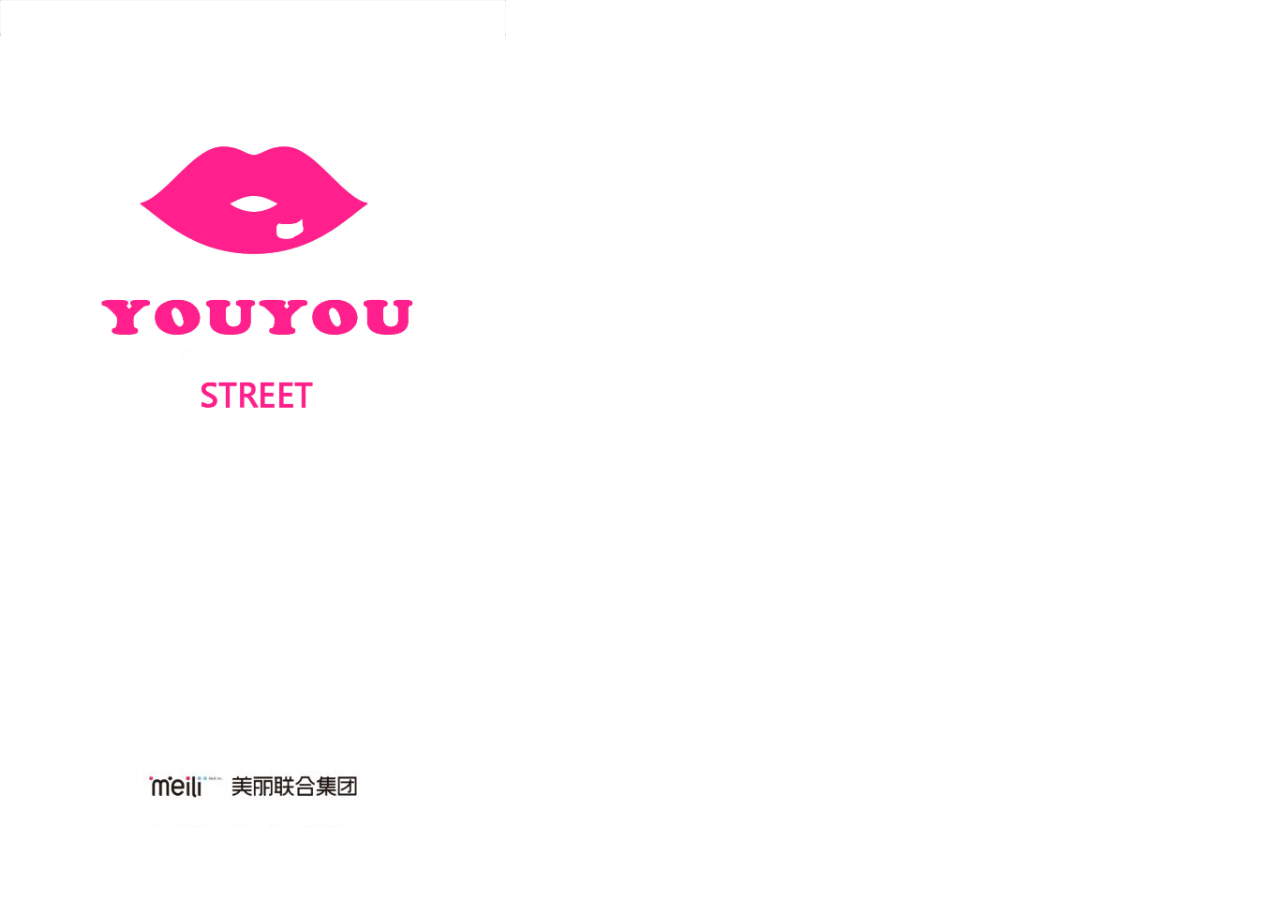
<file: index.html>
<!DOCTYPE html>
<html>
	<head>
		<meta charset="UTF-8">
		<title>悠悠街</title>
		<script src="js/zepto.js"></script>
		<script src="js/base.js"></script>
		<link rel="stylesheet" href="css/base.css" />
		<script>
			$(function(){
				setTimeout(function(){
				window.location="shanping.html"
				},1000);
			})
		</script>
		<style>
			body{
				display: block;
				width: 100%;
				height: 100%;
				background-image:url("img/index.png");
				background-size:contain;
				background-repeat: no-repeat;
			}
		</style>
	</head>
	<body>
	</body>
</html>
</file>
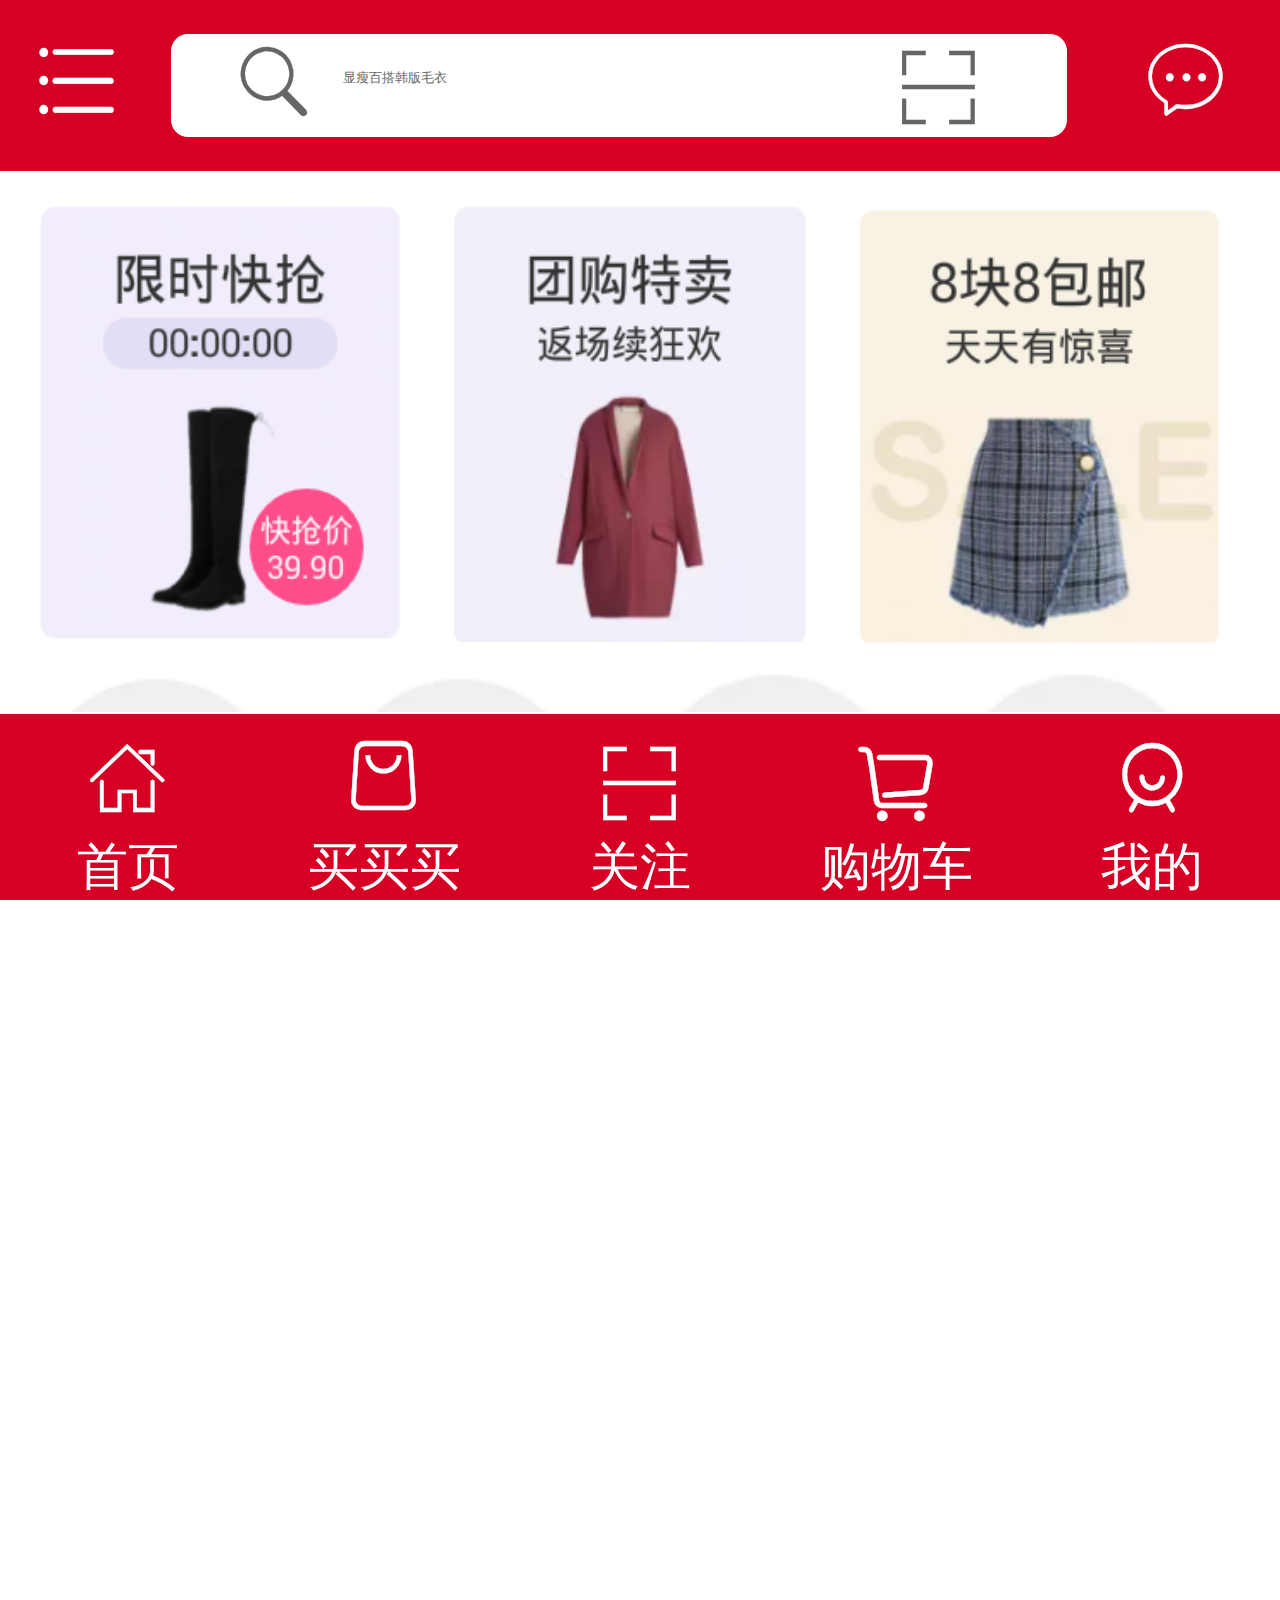
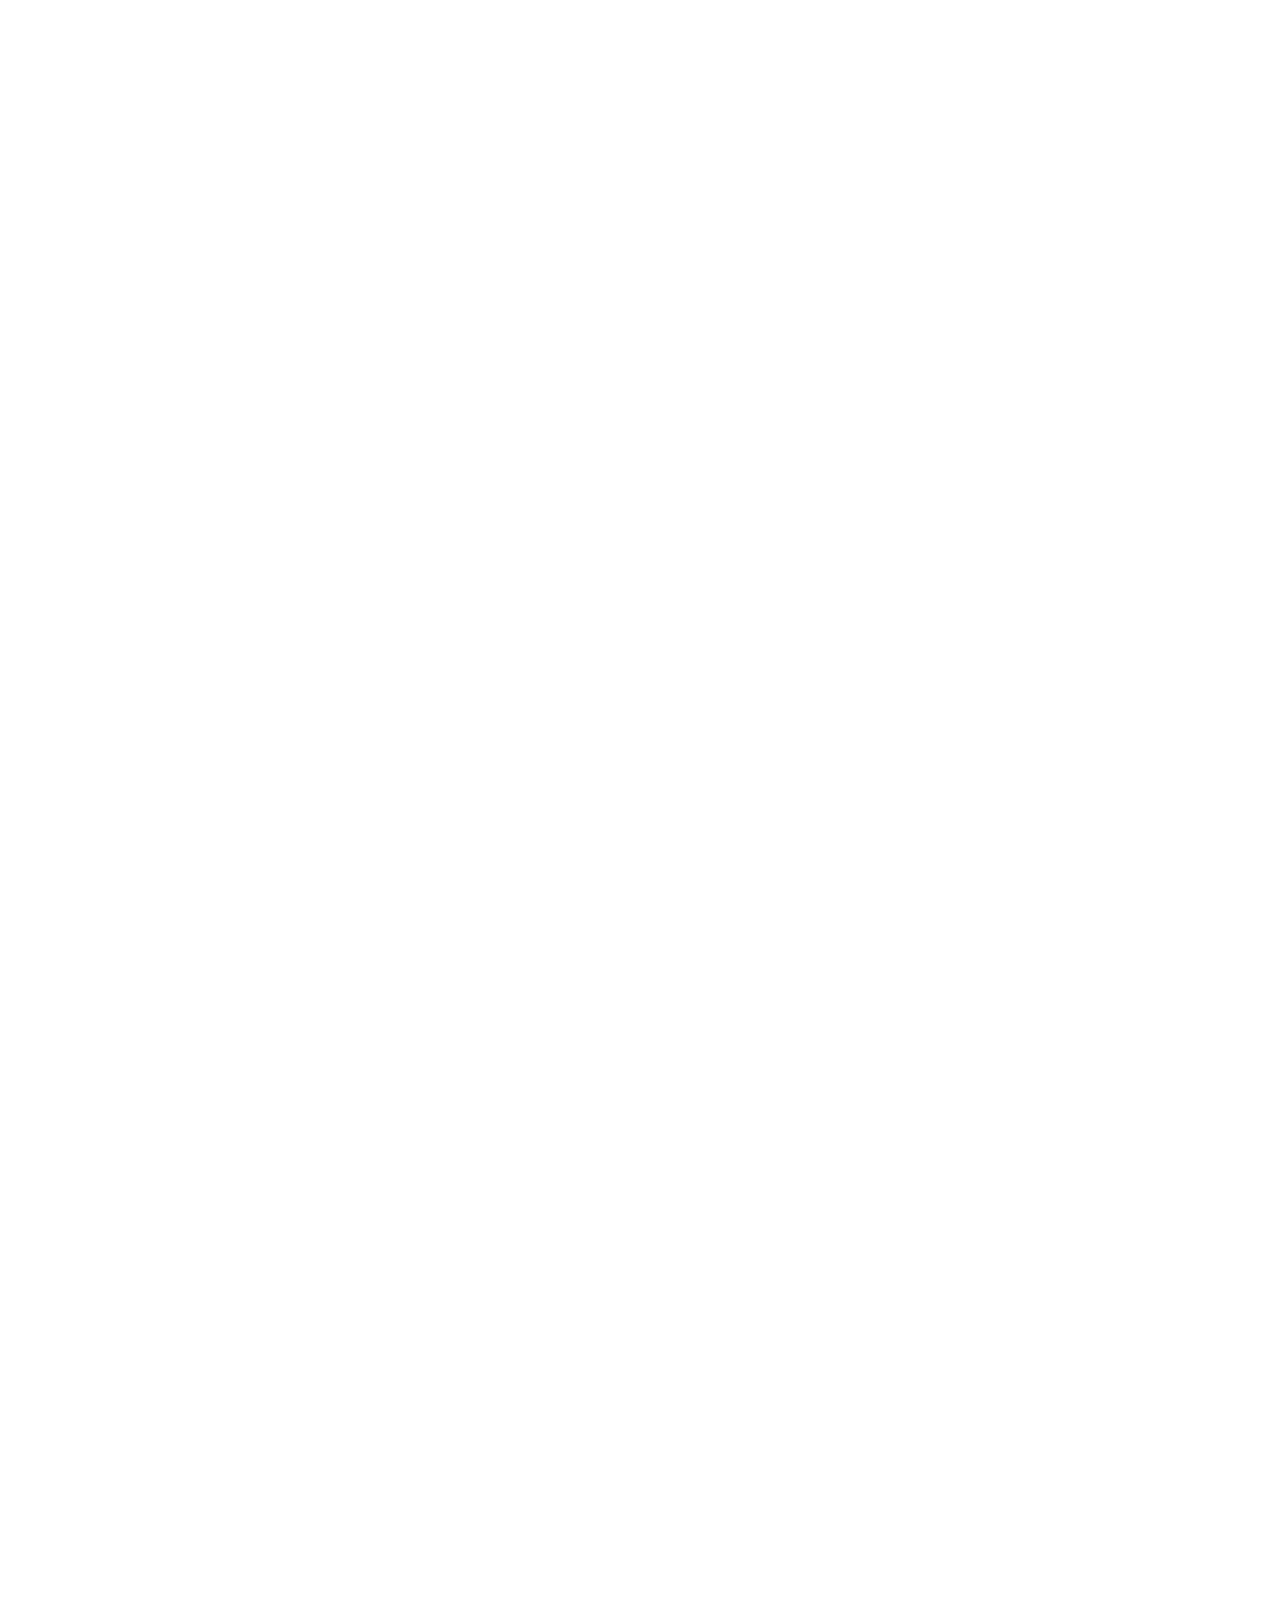
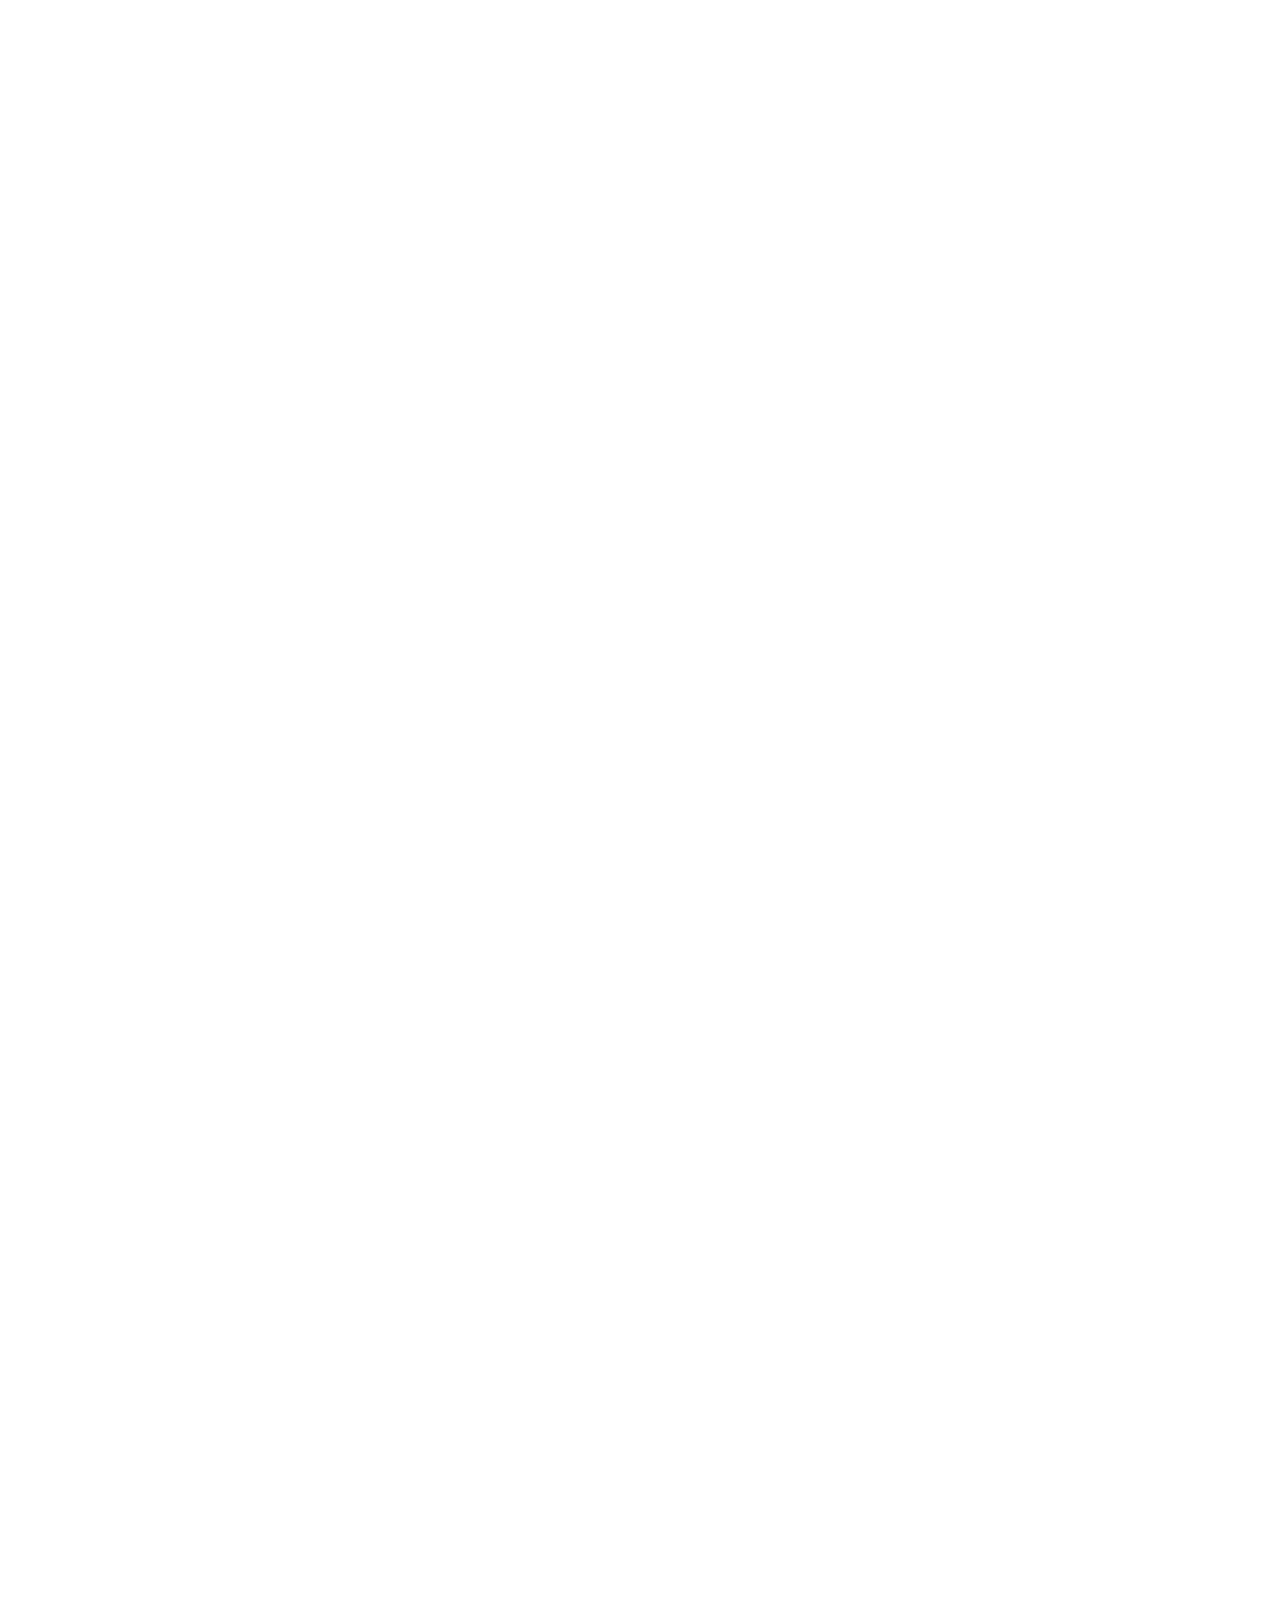
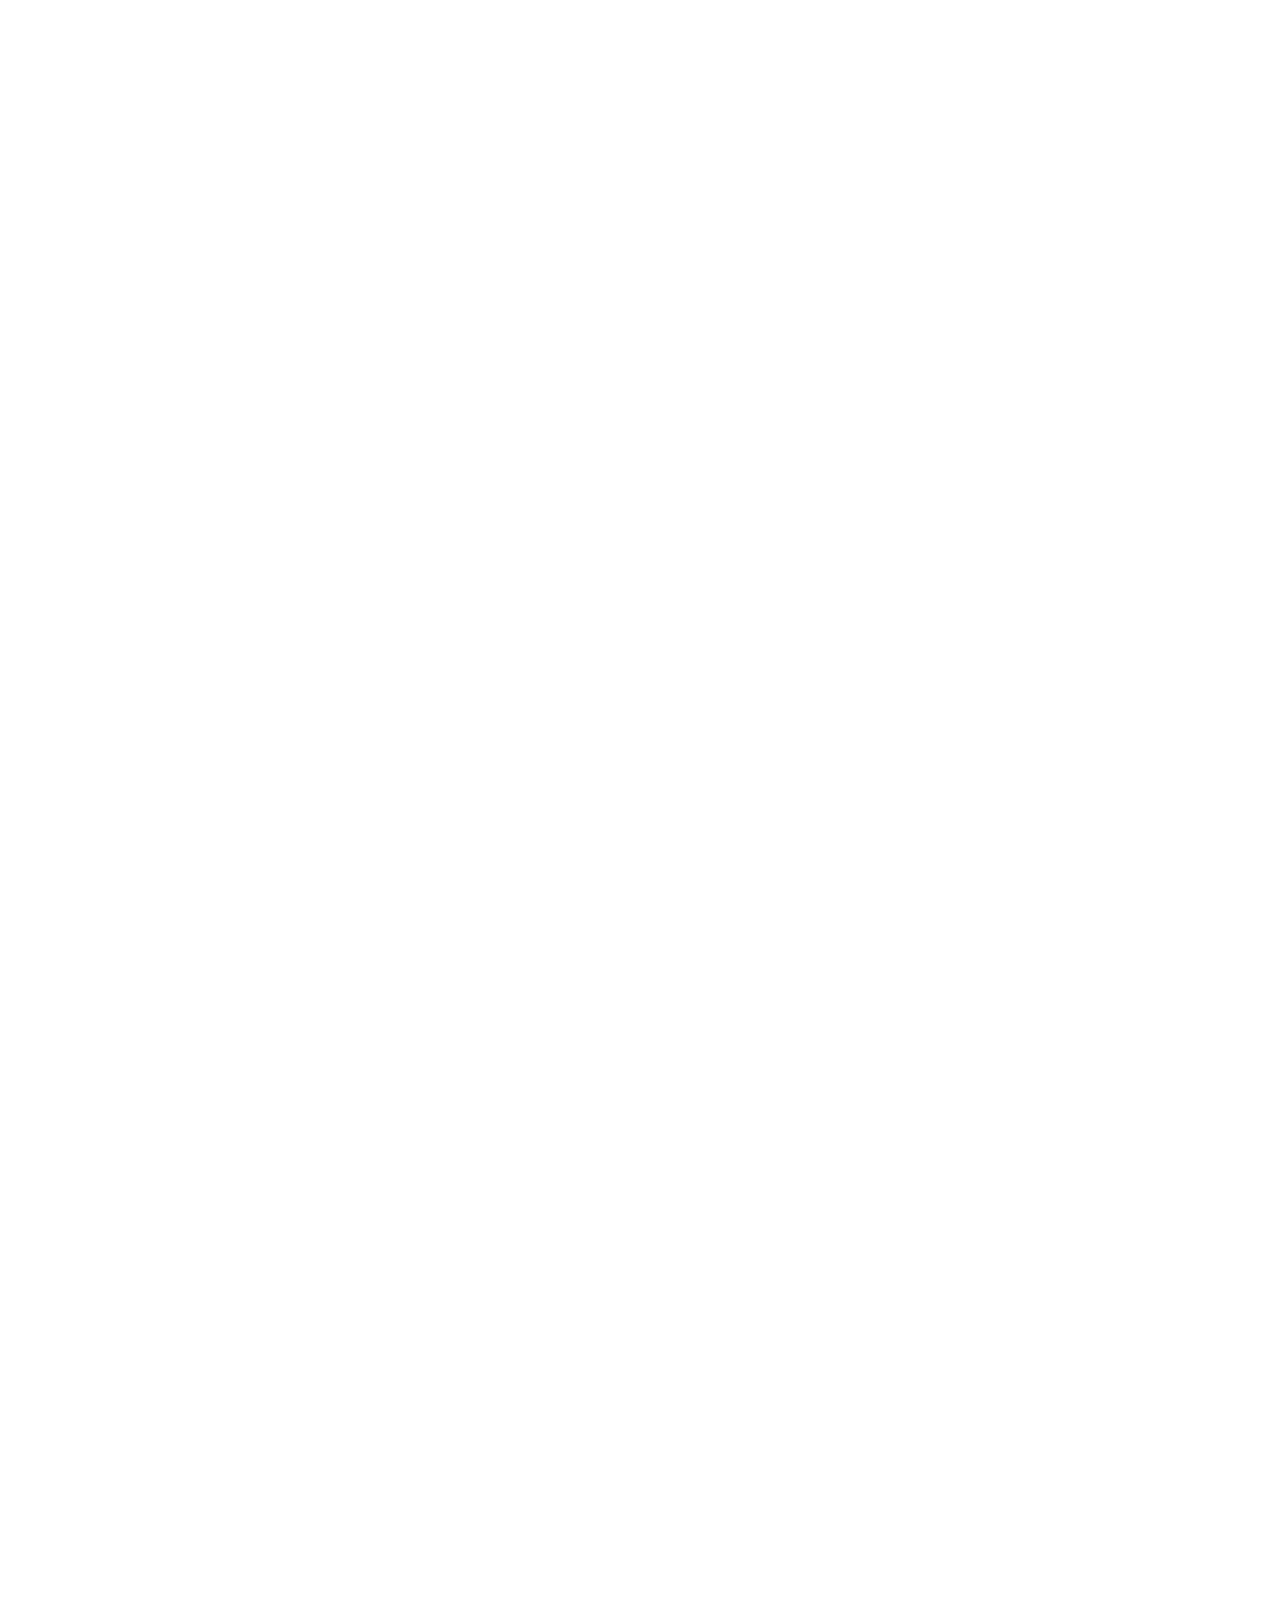
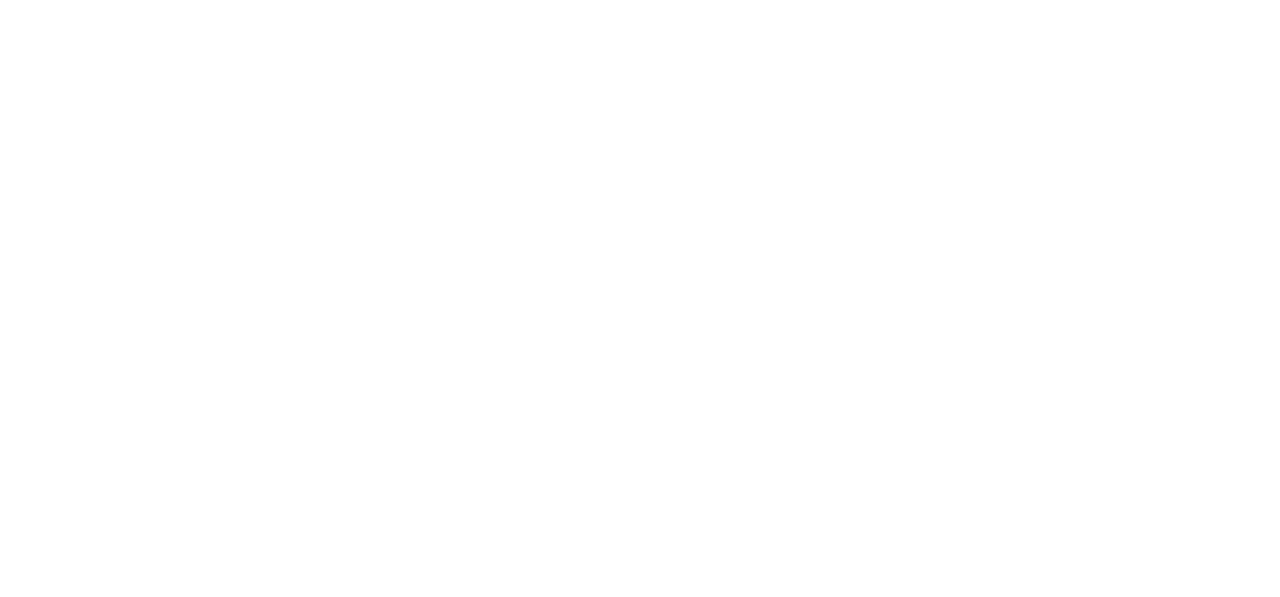
<file: list01.html>
<!DOCTYPE html>
<html>
	<head>
		<meta charset="UTF-8">
		<meta name="viewport" content="width=device-width, initial-scale=1, minimum-scale=1, maximum-scale=1">
		<title>悠悠街</title>
		<script type="text/javascript" src="js/zepto.js"></script>
		<script type="text/javascript" src="js/base.js"></script>
		<script type="text/javascript" src="js/iscroll.js"></script>
		<script type="text/javascript" src="js/swiper.min.js"></script>
		<script type="text/javascript" src="js/touch.min.js"></script>
		<script type="text/javascript" src="js/list01.js"></script>
		<link rel="stylesheet" href="css/base.css" />
		<link rel="stylesheet" href="css/list01.css" />
		<link rel="stylesheet" href="css/swiper.min.css">
		<script>
		$(function(){
			var mySwiper1=new Swiper('#swiper1',{
				pagination: '.swiper-pagination',
				slidesPerView: 5,
				bounce:false,
        		paginationClickable: true,
			});
				var mySwiper1=new Swiper('#swiper2',{
				pagination: '.swiper-pagination',
				slidesPerView: 5,
				bounce:false,
        		paginationClickable: true,
			});
			function setScroll(str){
			var myScroll=new IScroll(str,{
				scrollX: true,
				freeScroll: true,
				bounce:false
			});
		}
		setScroll(".wrapper");
		})
		
		</script>
	</head>
	
	<body>
		<header>
			<i class="icon iconfont" id="fenlei">&#xe637;</i>
		<!--搜索-->
		
		<div id="search">
			<i class="icon iconfont left">&#xe625;</i>
			<div class="search">
				<input value="显瘦百搭韩版毛衣" />
			</div>
			<i class="icon iconfont right">&#xe631</i>
		</div>
		<i class="icon iconfont" id="message">&#xe601</i>
		<!--搜索 end-->
	</header>
	<div class="wrapper" id="wrapper1">	
		<ul id="wrapCon1">
			<li id="list-1">
				<a href="#">
					<img src="img/list01/list01-1.png" width="100%" height="100%">
				</a>
				<a href="#">
					<img src="img/list01/list01-2.png" width="100%" height="100%">
				</a>
				<a href="#">
					<img src="img/list01/list01-3.png" width="100%" height="100%">
				</a>
			</li>
			<li id="list-2">
				<a href="#">
					<img src="img/list01/list02-1.png" width="100%" height="100%">
					<span>优选</span>
				</a>
				<a href="#">
					<img src="img/list01/list02-2.png" width="100%" height="100%">
					<span>良品</span>
				</a>
				<a href="#">
					<img src="img/list01/list02-3.png" width="100%" height="100%">
					<span>品牌站</span>
				</a>
				<a href="#">
					<img src="img/list01/list02-4.png" width="100%" height="100%">
					<span>发现</span>
				</a>
			</li>
			<li id="list3">
				<ul class="lists">
					<li><a href="#">
						<span>上衣</span>
						<span>低至5折，嗨抢不停</span>
						<span><img src="img/list01/list03-1.png"><span>上新999&nbsp;></span></span>
					</a></li>
						<li><a href="#">
						<span>裤子</span>
						<span>冬季必备打底裤</span>
						<span><img src="img/list01/list03-2.png"><span>上新978&nbsp;></span></span>
					</a></li>
						<li><a href="#">
						<span>裙子</span>
						<span>冬季必买美裙</span>
						<span><img src="img/list01/list03-3.png"><span>上新999&nbsp;></span></span>
					</a></li>
						<li><a href="#">
						<span>上衣</span>
						<span>五折限量抢，手慢无</span>
						<span><img src="img/list01/list03-4.png"><span>上新999&nbsp;></span></span>
					</a></li>
						<li><a href="#">
						<span>上衣</span>
						<span>好货热荐人气款盘点</span>
						<span><img src="img/list01/list03-5.png"><span>上新999&nbsp;></span></span>
					</a></li>
				</ul>
			</li>
			<li id="list4">
				<ul class="lists">
					<li><a href="#">
						<span>上衣</span>
						<span>低至5折，嗨抢不停</span>
						<span><img src="img/list01/list03-1.png"><span>上新999&nbsp;></span></span>
					</a></li>
						<li><a href="#">
						<span>裤子</span>
						<span>冬季必备打底裤</span>
						<span><img src="img/list01/list03-2.png"><span>上新978&nbsp;></span></span>
					</a></li>
						<li><a href="#">
						<span>裙子</span>
						<span>冬季必买美裙</span>
						<span><img src="img/list01/list03-3.png"><span>上新999&nbsp;></span></span>
					</a></li>
						<li><a href="#">
						<span>上衣</span>
						<span>五折限量抢，手慢无</span>
						<span><img src="img/list01/list03-4.png"><span>上新999&nbsp;></span></span>
					</a></li>
						<li><a href="#">
						<span>上衣</span>
						<span>好货热荐人气款盘点</span>
						<span><img src="img/list01/list03-5.png"><span>上新999&nbsp;></span></span>
					</a></li>
					
				</ul>
			</li>
			<li id="list5">
						<h3>
							<span>当季热卖</span>
							<span>•HOT CHIC</span>
						</h3>
						<div class="swiper-container" id="swiper1">
        					<div class="swiper-wrapper">
            					<div class="swiper-slide">
            						<a href="#">
            							<img src="img/list01/list05-1.png" alt="图片找不到" width="100%" height="100%">
            							<span class="til">九分裤</span>
            						</a>
								</div>
								<div class="swiper-slide">
            						<a href="#">
            							<img src="img/list01/list05-2.png" alt="图片找不到" width="100%" height="100%">
            							<span class="til">耳饰/span>
            						</a>
								</div>
								<div class="swiper-slide">
            						<a href="#">
            							<img src="img/list01/list05-3.png" alt="图片找不到" width="100%" height="100%">
            							<span class="til">七分裤</span>
            						</a>
								</div>
								<div class="swiper-slide">
            						<a href="#">
            							<img src="img/list01/list05-4.png" alt="图片找不到" width="100%" height="100%">
            							<span class="til">阔腿裤</span>
            						</a>
								</div>
								<div class="swiper-slide">
            						<a href="#">
            							<img src="img/list01/list05-5.png" alt="图片找不到" width="100%" height="100%">
            							<span class="til">小方包</span>
            						</a>
								</div>
								<div class="swiper-slide">
            						<a href="#">
            							<img src="img/list01/list05-1.png" alt="图片找不到" width="100%" height="100%">
            							<span class="til">九分裤</span>
            						</a>
								</div>
								<div class="swiper-slide">
            						<a href="#">
            							<img src="img/list01/list05-2.png" alt="图片找不到" width="100%" height="100%">
            							<span class="til">耳饰/span>
            						</a>
								</div>
								<div class="swiper-slide">
            						<a href="#">
            							<img src="img/list01/list05-3.png" alt="图片找不到" width="100%" height="100%">
            							<span class="til">七分裤</span>
            						</a>
								</div>
								<div class="swiper-slide">
            						<a href="#">
            							<img src="img/list01/list05-4.png" alt="图片找不到" width="100%" height="100%">
            							<span class="til">阔腿裤</span>
            						</a>
								</div>
								<div class="swiper-slide">
            						<a href="#">
            							<img src="img/list01/list05-5.png" alt="图片找不到" width="100%" height="100%">
            							<span class="til">小方包</span>
            						</a>
								</div>
							</div>
						</div>
					</li>
					<li id="list6">
						<h3>
							<span>冬季上新</span>
							<span>•NEW</span>
						</h3>
						<div class="swiper-container" id="swiper2">
        					<div class="swiper-wrapper">
            					<div class="swiper-slide">
            						<a href="#">
            							<img src="img/list01/list05-1.png" alt="图片找不到" width="100%" height="100%">
            							<span class="til">九分裤</span>
            						</a>
								</div>
								<div class="swiper-slide">
            						<a href="#">
            							<img src="img/list01/list05-2.png" alt="图片找不到" width="100%" height="100%">
            							<span class="til">耳饰/span>
            						</a>
								</div>
								<div class="swiper-slide">
            						<a href="#">
            							<img src="img/list01/list05-3.png" alt="图片找不到" width="100%" height="100%">
            							<span class="til">七分裤</span>
            						</a>
								</div>
								<div class="swiper-slide">
            						<a href="#">
            							<img src="img/list01/list05-4.png" alt="图片找不到" width="100%" height="100%">
            							<span class="til">阔腿裤</span>
            						</a>
								</div>
								<div class="swiper-slide">
            						<a href="#">
            							<img src="img/list01/list05-5.png" alt="图片找不到" width="100%" height="100%">
            							<span class="til">小方包</span>
            						</a>
								</div>
								<div class="swiper-slide">
            						<a href="#">
            							<img src="img/list01/list05-1.png" alt="图片找不到" width="100%" height="100%">
            							<span class="til">九分裤</span>
            						</a>
								</div>
								<div class="swiper-slide">
            						<a href="#">
            							<img src="img/list01/list05-2.png" alt="图片找不到" width="100%" height="100%">
            							<span class="til">耳饰/span>
            						</a>
								</div>
								<div class="swiper-slide">
            						<a href="#">
            							<img src="img/list01/list05-3.png" alt="图片找不到" width="100%" height="100%">
            							<span class="til">七分裤</span>
            						</a>
								</div>
								<div class="swiper-slide">
            						<a href="#">
            							<img src="img/list01/list05-4.png" alt="图片找不到" width="100%" height="100%">
            							<span class="til">阔腿裤</span>
            						</a>
								</div>
								<div class="swiper-slide">
            						<a href="#">
            							<img src="img/list01/list05-5.png" alt="图片找不到" width="100%" height="100%">
            							<span class="til">小方包</span>
            						</a>
								</div>
							</div>
						</div>
					</li>
					<li id="list7">
						<h3>
							<span>发现</span>
							<span>•DISCOVERY</span>
							<span>MORE></span>
						</h3>
						<div class="banner">
							<a href="#">
								<img src="img/list01/list7-01.png"width="100%" height="100%">
							</a>
							<ul class="list">
								<li>
									<a href="#">
										<img src="img/list01/list7-02.png" width="100%" height="100%">
									</a>
								</li>
								<li>
									<a href="#">
										<img src="img/list01/list7-03.png" width="100%" height="100%">
				
									</a>
									<span>￥128.00</span>
								</li>
								<li>
									<a href="#">
										<img src="img/list01/list7-04.png" width="100%" height="100%">
									</a>
								</li>
							</ul>
						</div>
						
					</li>
			</ul>	
	</div>
	<!--footer-->
		<footer>
			<ul>
				<li class="list">
					<a href="#">
						<i class="icon iconfont">&#xe604;</i>
						<span>首页</span>
					</a>
				</li>
				<li class="list">
					<a href="#">
						<i class="icon iconfont">&#xe632;</i>
						<span>买买买</span>
					</a>
				</li>
				<li class="list">
					<a href="list01.html">
						<i class="icon iconfont">&#xe631;</i>
						<span>关注</span>
					</a>	
				</li>
				<li class="list">
					<a>
						<i class="icon iconfont">&#xe611;</i>
						<span>购物车</span>
					</a>
				</li>
				<li class="list">
					<a>
						<i class="icon iconfont">&#xe67f;</i>
						<span>我的</span>
					</a>
				</li>
			</ul>
		</footer>
<!--footer end-->
	</body>
</html>
</file>
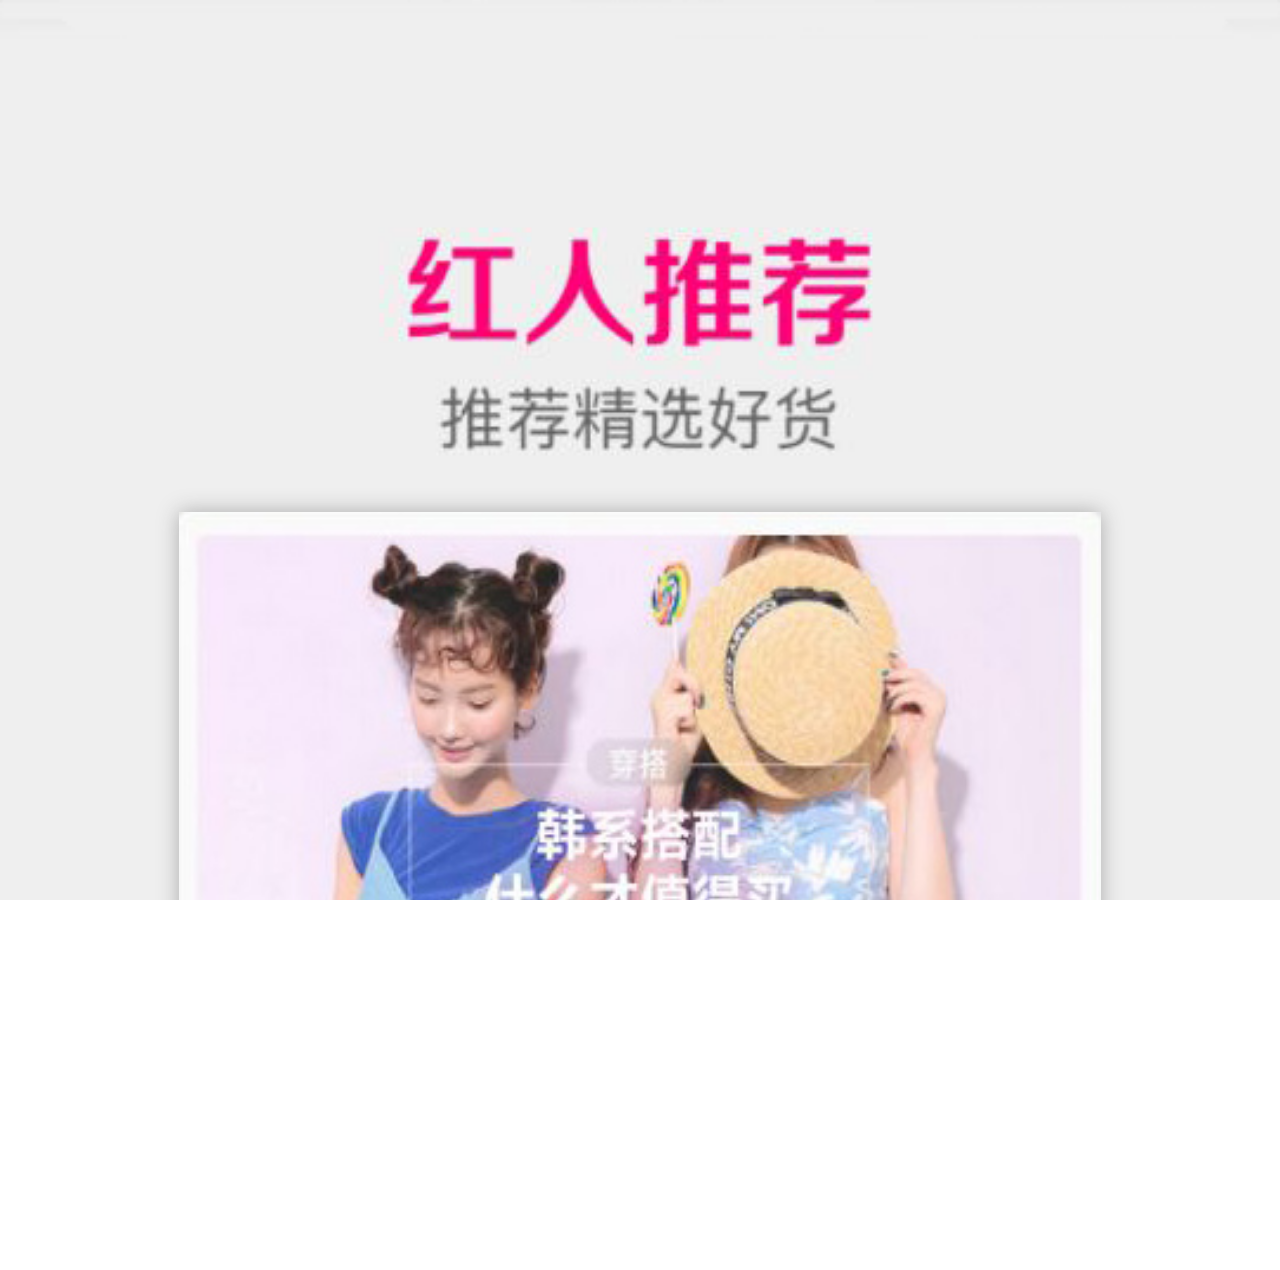
<file: shanping.html>
<!DOCTYPE html>
<html>
<head>
    <meta charset="utf-8">
    <meta name="viewport" content="initial-scale=1.0, maximum-scale=1.0, user-scalable=no" />
    <meta name="x5-fullscreen" content="true"/>
		<!--只支持X5内核-->
		<meta name="full-screen" content="yes"/>
		<!--只支持UC浏览器-->
    <title>悠悠街</title>
    <link rel="stylesheet" href="css/base.css" />
    <link rel="stylesheet" href="css/swiper.min.css" />
    <link rel="stylesheet" href="css/animate.min.css" />
    <link rel="stylesheet" href="css/shanping.css" />
    <script src="js/zepto.js"></script>
    <script src="js/touch.min.js"></script>
    <script src="js/base.js"></script>
    <script src="js/swiper.min.js"></script>
    <script src="js/swiper.animate.min.js"></script>
    <script src="js/shanping.js"></script>
</head>
<body>
	<div id="center1">
		<img id="cImg1" src="img/shanping1-01.jpg" width="100%" height="100%">
		<img id="cImg2" src="img/shanping2-01.png" width="20%" height="20%">
	</div>
	<img id="cImg3" src="img/shanping3-01.jpg">
	<img id="cImg4" src="img/shanping4-01.png"/>
<div class="swiper-container">
		<div class="swiper-wrapper">
			<div class="swiper-slide" id="first">
			</div>
			<div class="swiper-slide" id="second">
			</div>
			<div class="swiper-slide" id="third">
			</div>
			<div class="swiper-slide" id="forth">
				<div class="btn">
					<a href="shouye.html">开启美搭世界</a>
				</div>
			</div>
		</div>
		<div class="swiper-pagination">
    	</div>
	</div>
</body>
</html>
</file>
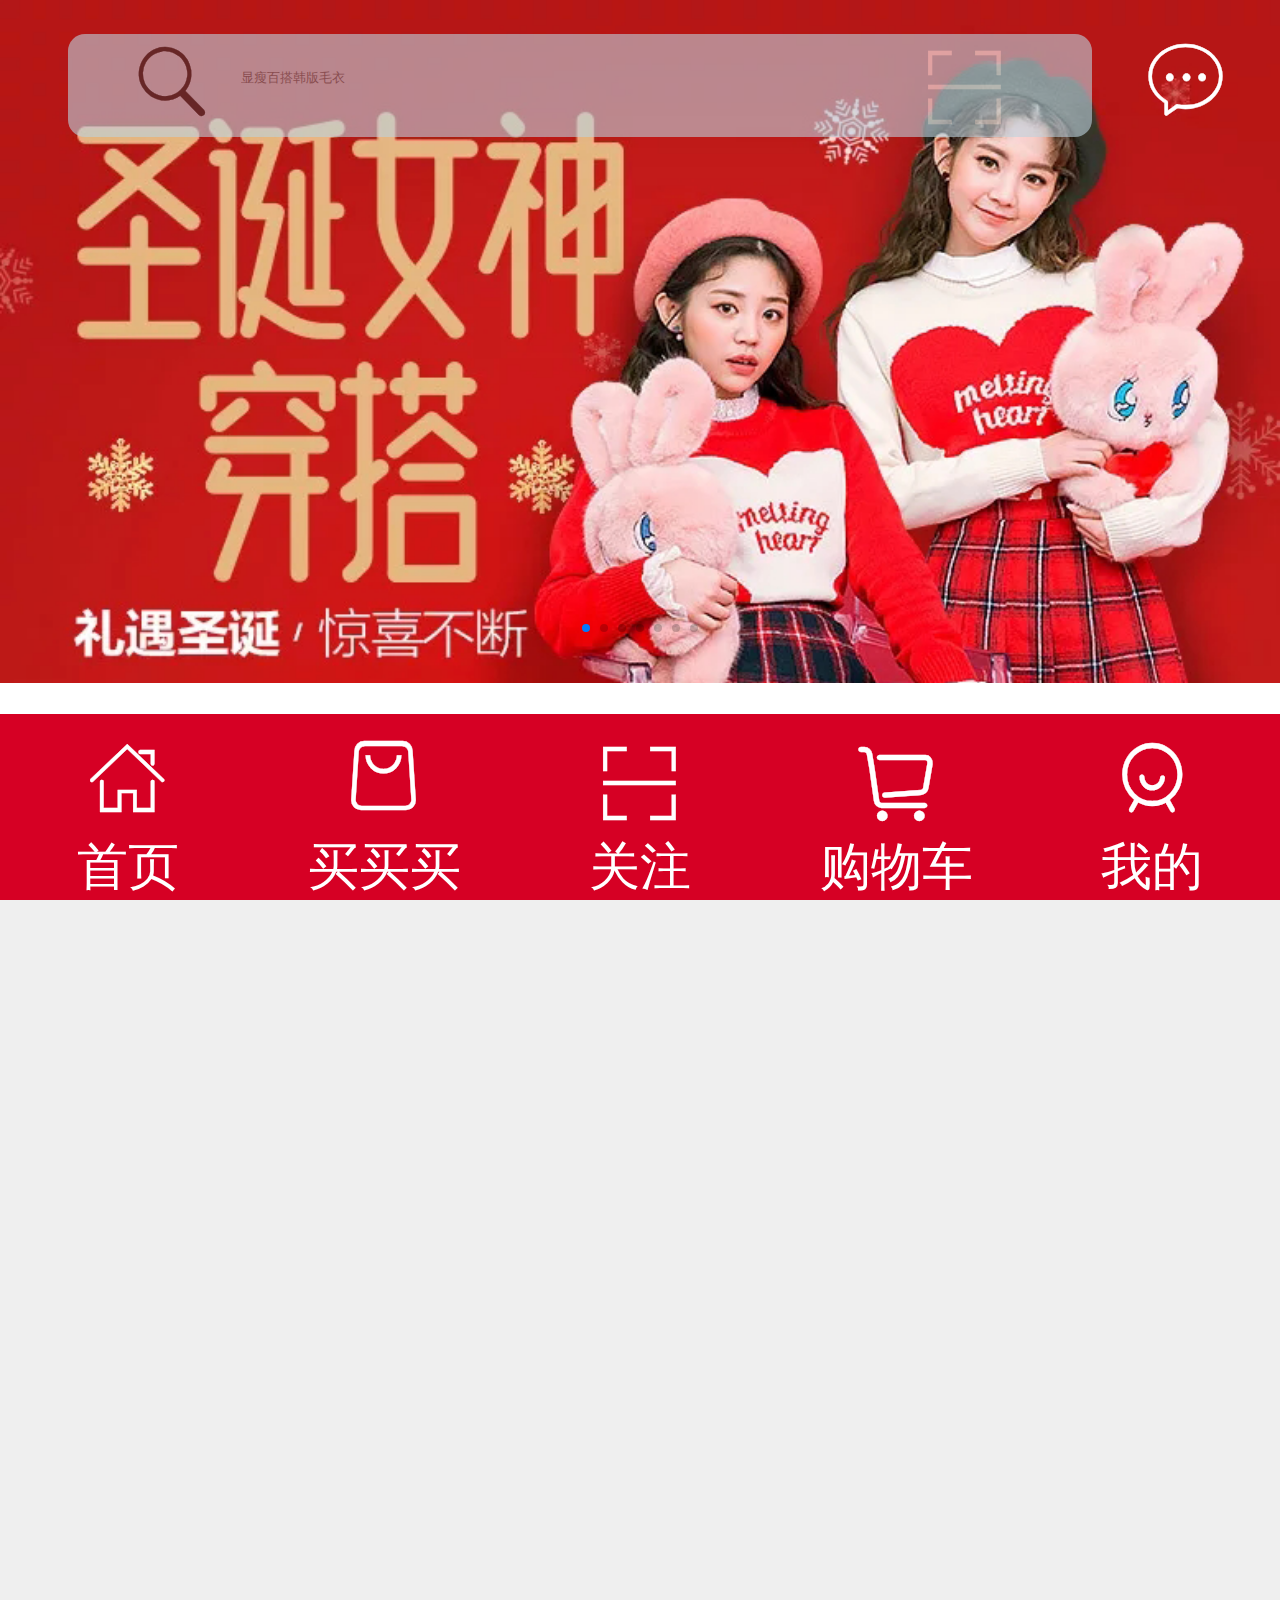
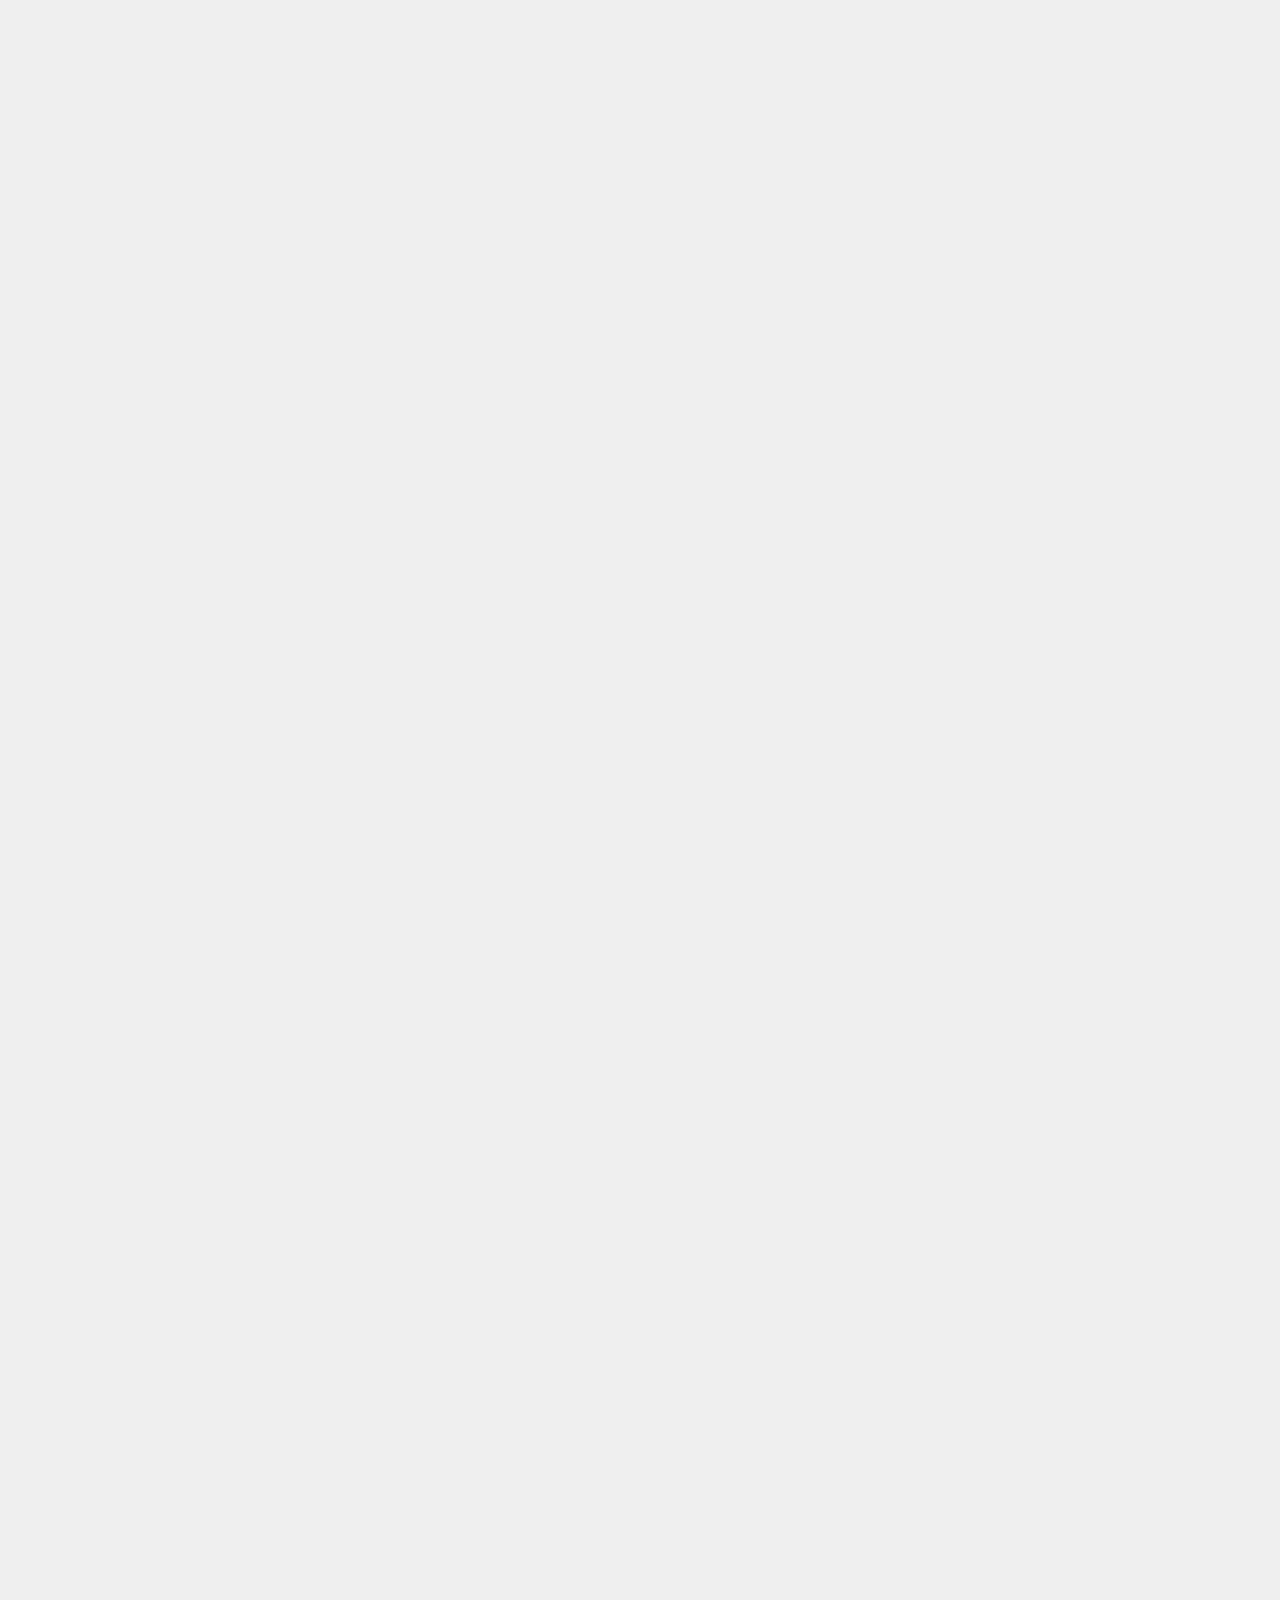
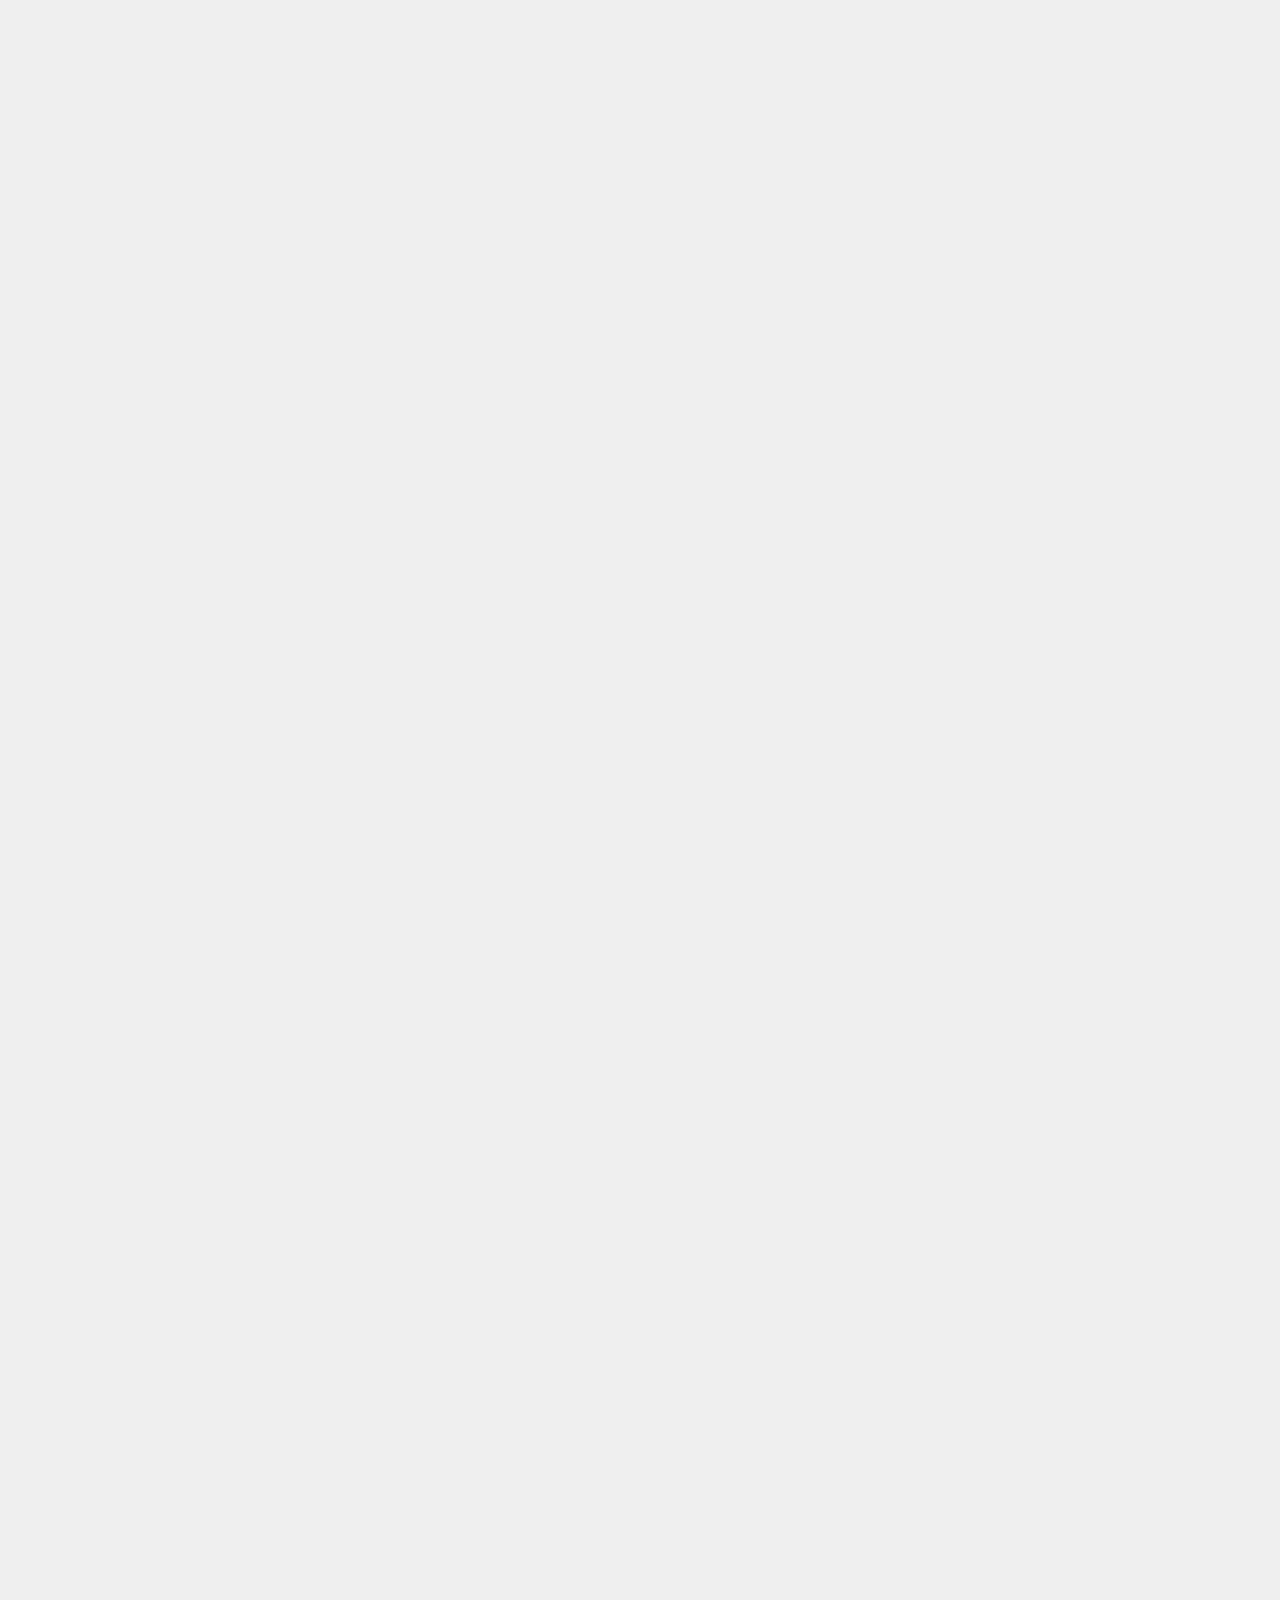
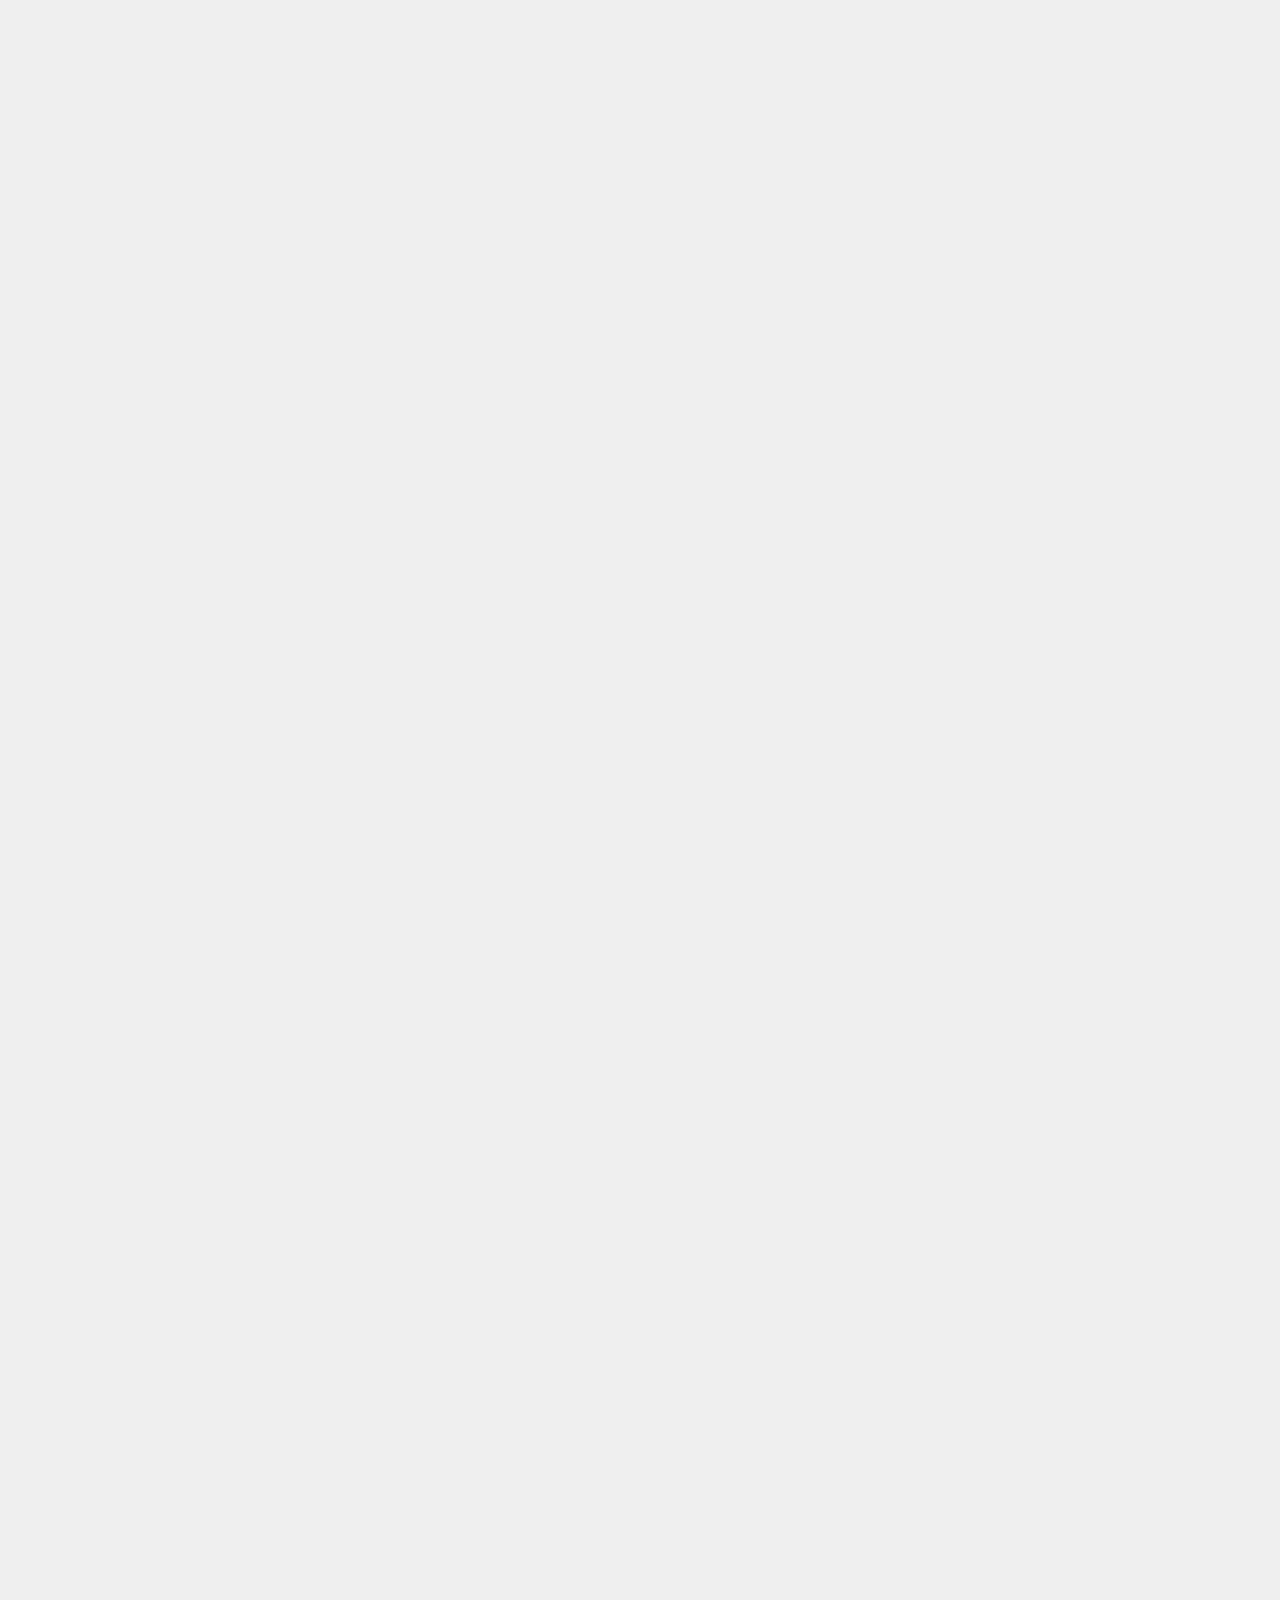
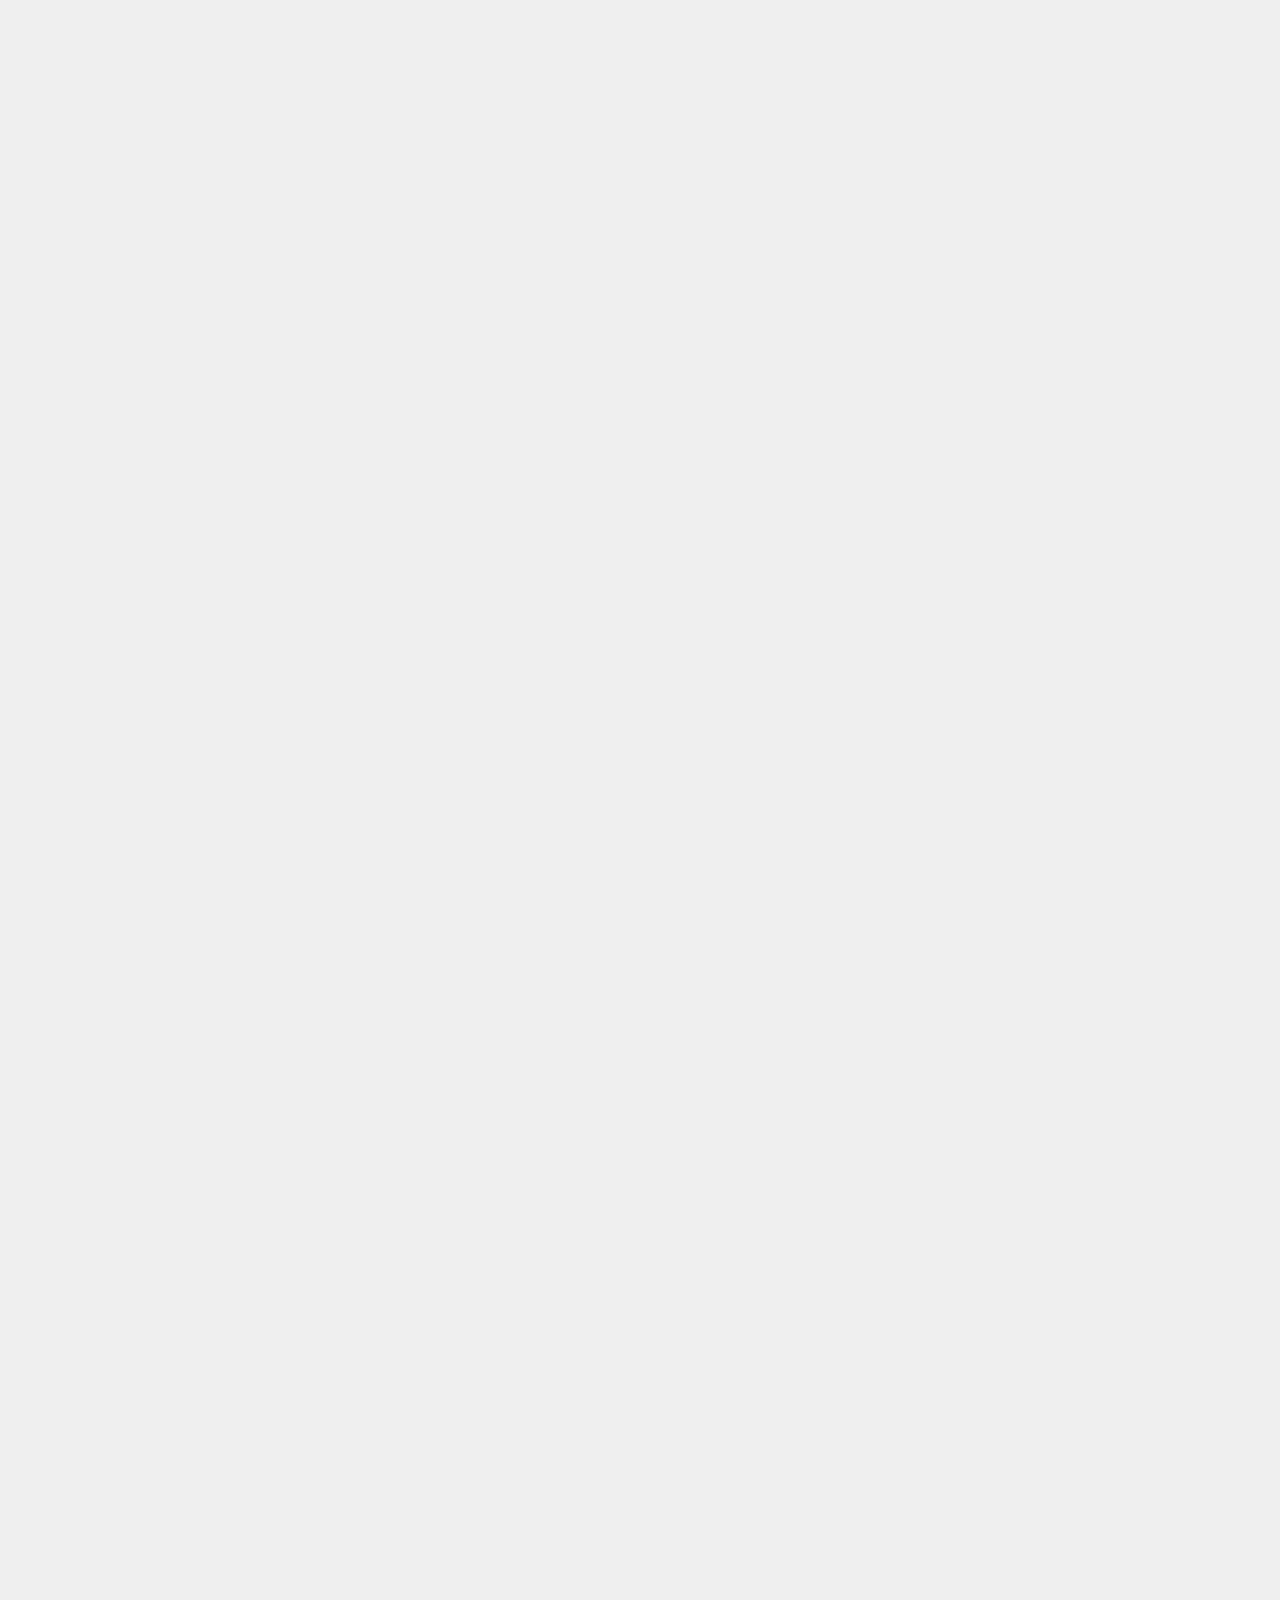
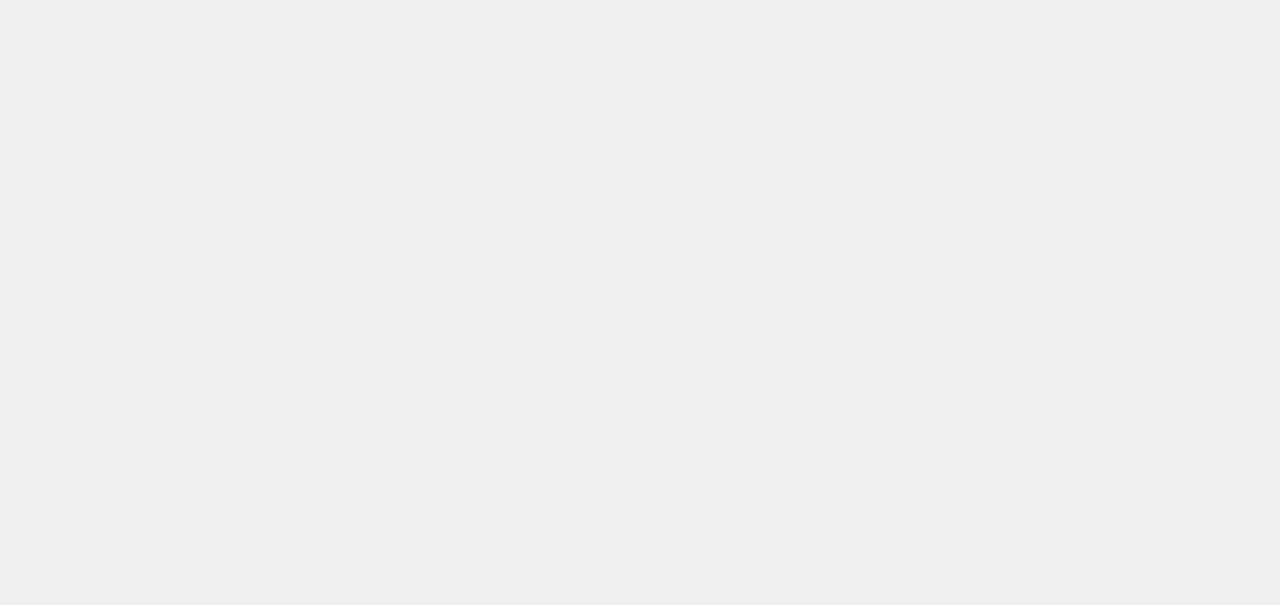
<file: shouye.html>
<!DOCTYPE html>
<html>
	<head>
		<meta charset="UTF-8">
		<meta name="viewport" content="width=device-width, initial-scale=1, minimum-scale=1, maximum-scale=1">
		<title>悠悠街</title>
		<script type="text/javascript" src="js/zepto.js"></script>
		<script type="text/javascript" src="js/base.js"></script>
		<script type="text/javascript" src="js/iscroll.js"></script>
		<script type="text/javascript" src="js/swiper.min.js"></script>
		<script type="text/javascript" src="js/touch.min.js"></script>
		<script type="text/javascript" src="js/shouye.js"></script>
		<link rel="stylesheet" href="css/base.css" />
		<link rel="stylesheet" href="css/shouye.css" />
		<link rel="stylesheet" href="css/swiper.min.css">
		<script>
		$(function(){
				/*轮播*/
			var mySwiper=new Swiper('#swiper1',{
				pagination:'.swiper-pagination',
				paginationClickable:true,
				autoplay:3000,
				autoplayDisableOnInteraction:false,
			})
			var mySwiper2=new Swiper('#swiper2',{
				pagination: '.swiper-pagination',
        		slidesPerView: 3,
        		paginationClickable: true,
        		autoplay:2000,
        		spaceBetween: 10
			});
			var mySwiper3=new Swiper('#swiper3',{
				pagination: '.swiper-pagination',
//      		slidesPerView: 3,
        		paginationClickable: true,
//      		autoplay:2000,
//    		spaceBetween: 10
			});
			var mySwiper4=new Swiper('#swiper4',{
				pagination: '.swiper-pagination',
				slidesPerView: 5,
				bounce:false,
        		paginationClickable: true,
			});
			var mySwiper5=new Swiper('#swiper5',{
				pagination: '.swiper-pagination',
				slidesPerView: 5,
				bounce:false,
        		paginationClickable: true,
			});
			var mySwiper6=new Swiper('#swiper6',{
				pagination: '.swiper-pagination',
				slidesPerView: 5,
				bounce:false,
        		paginationClickable: true,
			});
		/*容器内部滚动*/
		function setScroll(str){
			var myScroll=new IScroll(str,{
				scrollX: true,
				freeScroll: true,
				bounce:false
			});
		}
		setScroll(".wrapper");
		
	})
		</script>
	</head>
	<body>
	<header>
		<!--搜索-->
		
		<div id="search">
			<i class="icon iconfont left">&#xe625;</i>
			<div class="search">
				<input value="显瘦百搭韩版毛衣" />
			</div>
			<i class="icon iconfont right">&#xe631</i>
		</div>
		<i class="icon iconfont" id="message">&#xe601</i>
		<!--搜索 end-->
	</header>
<div class="wrapper" id="wrapper1">	
<ul id="wrapCon1">
	<!--轮播开始-->
	<li>
		<div class="swiper-container" id="swiper1">
			<div class="swiper-wrapper">
				<div class="swiper-slide" id="first">
					<div class="lunbo">
						<a>
							<img src="img/lunbo1.png" width="100%" height="100%">
						</a>
					</div>
				</div>
				<div class="swiper-slide" id="second">
					<div class="lunbo">
						<a>
							<img src="img/lunbo2.png" width="100%" height="100%">
						</a>
					</div>
				</div>
				<div class="swiper-slide" id="third">
					<div class="lunbo">
						<a>
							<img src="img/lunbo3.png" width="100%" height="100%">
						</a>
					</div>
				</div>
				<div class="swiper-slide" id="forth">
					<div class="lunbo">
						<a>
							<img src="img/lunbo4.png" width="100%" height="100%">
						</a>
					</div>
				</div>
				<div class="swiper-slide" id="fifth">
					<div class="lunbo">
						<a>
							<img src="img/lunbo5.png" width="100%" height="100%">
						</a>
					</div>
				</div>
			</div>
			<div class="swiper-pagination">
    	    </div>
		</div>
	</li>
	 <!--轮播结束-->
	 <!--导航开始-->
	<li>
	 	<div id="nav2">
			<ul>
				<li class="nav2-list">
					<a href="#">
						<span>红人集</span>
					</a>
				</li>
				<li class="nav2-list">
					<a href="#">
						<span>直播</span>
					</a>
				</li>
				<li class="nav2-list">
					<a href="#">
						<span>社区</span>
					</a>
				</li>
				<li class="nav2-list">
					<a href="#">
						<span>签到</span>
					</a>
				</li>
			</ul>
		</div>
	</li>
	<!--导航结束-->
	<!--预告开始-->
	<li class="yugao">
	 	<a href="showNews.html">
	 		<img src="img/yugao.png"width="100%" height="100%">
	 	</a>
	</li>
	<!--预告结束-->
	<!--穿搭课堂-->
	<li>
		<h3 class="hTile">
			<sapn class="left"></sapn>
			<span class="center">穿搭课堂</span>
			<span class="right"></span>
			<div class="text">总&nbsp;/&nbsp;能&nbsp;•&nbsp;有&nbsp;/&nbsp;惊&nbsp;•&nbsp;喜</h4>
		</h3>
		
	 	<div class="swiper-container" id="swiper2">
        <div class="swiper-wrapper">
            <div class="swiper-slide">
            	<a href="#">
            		<img src="img/chuanDa1.jpg" alt="图片找不到" width="100%" height="100%">
            		<span class="til">加毛外套</span>
            	</a>
            </div>
            <div class="swiper-slide">
            	<a href="#">
            		<img src="img/chuanDa2.png" alt="图片找不到" width="100%" height="100%">
            		<span class="til">针织外搭</span>
            	</a>
            </div>
            <div class="swiper-slide">
            	<a href="#">
            		<img src="img/chuanDa3.png" alt="图片找不到" width="100%" height="100%">
            		<span class="til">暖心高领</span>
            	</a>
            </div>
            <div class="swiper-slide">
            	<a href="#">
            		<img src="img/chuanDa4.png" alt="图片找不到" width="100%" height="100%">
            		<span class="til">长款棉服</span>
            	</a>
            </div>
            <div class="swiper-slide">
            	<a href="#">
            		<img src="img/chuanDa5.png" alt="图片找不到" width="100%" height="100%">
            		<span class="til">毛呢外套</span>
            	</a>
            </div>
            <div class="swiper-slide">
            	<a href="#">
            		<img src="img/chuanDa1.png" alt="图片找不到" width="100%" height="100%">
            	</a>
            	</div>
        	</div>
    	</div>
	</li>
	<!--穿搭课堂结束-->
  	<li id="liux">
  		<h3 class="hTile hTile2">
			<sapn class="left"></sapn>
			<span class="center">流行元素</span>
			<span class="right"></span>
			<div class="text">总&nbsp;•&nbsp;能&nbsp;•&nbsp;跟&nbsp;•&nbsp;潮&nbsp;•&nbsp;流</h4>
		</h3>
  		<div class="swiper-container" id="swiper3">
        <div class="swiper-wrapper">
            <div class="swiper-slide">
            	<ul>
            		<li>
            			<a href="list01.html">
            				<div class="liux-img">
            					<img src="img/liux01.png" width="100%" height="100%">
            				</div>
            				<span class="liux-text">绝杀熬夜肌</span>
            			</a>
            		</li>
            		<li>
            			<a href="list01.html">
            				<div class="liux-img"><img src="img/liux02.png" width="100%" height="100%"></div>
            				<span class="liux-text">御寒靠毛领</span>
            			</a>
            		</li>
            		<li>
            			<a href="list01.html">
            				<div class="liux-img">
            					<img src="img/liux03.png" width="100%" height="100%">
            				</div>
            				<span class="liux-text">高领爱上毛绒</span>
            			</a>
            		</li>
            		<li>
            			<a href="list01.html">
            				<div class="liux-img">
            					<img src="img/liux04.png" width="100%" height="100%">
            				</div>
            				<span class="liux-text">休闲大衣</span>
            			</a>
            		</li>
            
            		<li>
            			<a href="list01.html">
            				<div class="liux-img">
            					<img src="img/liux05.png" width="100%" height="100%">
            				</div>
            				<span class="liux-text">爆款羽绒服</span>
            			</a>
            		</li>
            		<li>
            			<a href="list01.html">
            				<div class="liux-img">
            					<img src="img/liux06.png" width="100%" height="100%">
            				</div>
            				<span class="liux-text">热卖棉服</span>
            			</a></li>
            		<li><a href="list01.html">
            				<div class="liux-img">
            					<img src="img/liux07.png" width="100%" height="100%">
            				</div>
            				<span class="liux-text">省心裙子</span>
            			</a></li>
            		<li><a href="list01.html">
            				<div class="liux-img">
            					<img src="img/liux08.png" width="100%" height="100%">
            				</div>
            				<span class="liux-text">加绒打底裤</span>
            			</a></li>
            	</ul>
            </div>
            <div class="swiper-slide">
            	<ul>
            		<li>
            			<a href="list01.html">
            				<div class="liux-img">
            					<img src="img/liux01.png" width="100%" height="100%">
            				</div>
            				<span class="liux-text">绝杀熬夜肌</span>
            			</a>
            		</li>
            		<li>
            			<a href="list01.html">
            				<div class="liux-img"><img src="img/liux02.png" width="100%" height="100%"></div>
            				<span class="liux-text">御寒靠毛领</span>
            			</a>
            		</li>
            		<li>
            			<a href="list01.html">
            				<div class="liux-img">
            					<img src="img/liux03.png" width="100%" height="100%">
            				</div>
            				<span class="liux-text">高领爱上毛绒</span>
            			</a>
            		</li>
            		<li>
            			<a href="list01.html">
            				<div class="liux-img">
            					<img src="img/liux04.png" width="100%" height="100%">
            				</div>
            				<span class="liux-text">休闲大衣</span>
            			</a>
            		</li>
            
            		<li>
            			<a href="list01.html">
            				<div class="liux-img">
            					<img src="img/liux05.png" width="100%" height="100%">
            				</div>
            				<span class="liux-text">爆款羽绒服</span>
            			</a>
            		</li>
            		<li>
            			<a href="list01.html">
            				<div class="liux-img">
            					<img src="img/liux06.png" width="100%" height="100%">
            				</div>
            				<span class="liux-text">热卖棉服</span>
            			</a></li>
            		<li><a href="list01.html">
            				<div class="liux-img">
            					<img src="img/liux07.png" width="100%" height="100%">
            				</div>
            				<span class="liux-text">省心裙子</span>
            			</a></li>
            		<li><a href="list01.html">
            				<div class="liux-img">
            					<img src="img/liux08.png" width="100%" height="100%">
            				</div>
            				<span class="liux-text">加绒打底裤</span>
            			</a></li>
            	</ul>
            </div>
            <div class="swiper-slide">
            	<ul>
            		<li>
            			<a href="list01.html">
            				<div class="liux-img">
            					<img src="img/liux01.png" width="100%" height="100%">
            				</div>
            				<span class="liux-text">绝杀熬夜肌</span>
            			</a>
            		</li>
            		<li>
            			<a href="list01.html">
            				<div class="liux-img"><img src="img/liux02.png" width="100%" height="100%"></div>
            				<span class="liux-text">御寒靠毛领</span>
            			</a>
            		</li>
            		<li>
            			<a href="list01.html">
            				<div class="liux-img">
            					<img src="img/liux03.png" width="100%" height="100%">
            				</div>
            				<span class="liux-text">高领爱上毛绒</span>
            			</a>
            		</li>
            		<li>
            			<a href="list01.html">
            				<div class="liux-img">
            					<img src="img/liux04.png" width="100%" height="100%">
            				</div>
            				<span class="liux-text">休闲大衣</span>
            			</a>
            		</li>
            
            		<li>
            			<a href="list01.html">
            				<div class="liux-img">
            					<img src="img/liux05.png" width="100%" height="100%">
            				</div>
            				<span class="liux-text">爆款羽绒服</span>
            			</a>
            		</li>
            		<li>
            			<a href="list01.html">
            				<div class="liux-img">
            					<img src="img/liux06.png" width="100%" height="100%">
            				</div>
            				<span class="liux-text">热卖棉服</span>
            			</a></li>
            		<li><a href="list01.html">
            				<div class="liux-img">
            					<img src="img/liux07.png" width="100%" height="100%">
            				</div>
            				<span class="liux-text">省心裙子</span>
            			</a></li>
            		<li><a href="list01.html">
            				<div class="liux-img">
            					<img src="img/liux08.png" width="100%" height="100%">
            				</div>
            				<span class="liux-text">加绒打底裤</span>
            			</a></li>
            	</ul>
            </div>
        </div>
  		<!--流行元素end-->
  	</li>
  	<!--精选专题-->
  	<li id="zhuanti">
  		<h3 class="hTile3">
  			<span></span>
  			<span>专&nbsp;题&nbsp;精&nbsp;选</span>
  			<span></span>
  		</h3>
  		<ul>
  			<li>
  			<div class="ztBanner"> 
  				 <a href="list01.html" class="banner">
  				 	<img src="img/ztBanner01.png" width="100%" height="100%">
  				 </a>
  				 <span class="sanj"></span>
  				 <a class="shooper">
  				 </a>
  				 <span>_5ANN</span>
  			</div>
  		<div class="swiper-container" id="swiper4">
			<ul class="swiper-wrapper ztLists">
				<li class="swiper-slide">
  					<a href="#"><img src="img/ztList1-01.png" width="100%" height="100%"></a>
  					<span class="ztList-price">￥39.9</span>
  				</li>
				<li class="swiper-slide">
					<a href="#"><img src="img/ztList1-02.png" width="100%" height="100%"></a>
					<sapn class="ztList-price">￥99.06</sapn>
				</li>
				<li class="swiper-slide">
					<a href="#"><img src="img/ztList1-03.png" width="100%" height="100%"></a>
					<sapn class="ztList-price">￥39.90</sapn>
				</li>
				<li class="swiper-slide">
					<a href="#"><img src="img/ztList1-04.png" width="100%" height="100%"></a>
					<span class="ztList-price">￥56.99</span>
				</li>
				<li class="swiper-slide">
					<a href="#"><img src="img/ztList1-05.png" width="100%" height="100%"></a>
					<sapn class="ztList-price">￥49.00</sapn>
				</li>
				<li class="swiper-slide">
					<a href="#"><img src="img/ztList1-06.png" width="100%" height="100%"></a>
					<sapn class="ztList-price">￥68.99</sapn>
				</li>
				<li class="swiper-slide">
					<a href="#"><img src="img/ztList1-07.png" width="100%" height="100%"></a>
					<sapn class="ztList-price">￥38.71</sapn>
				</li>
				<li class="swiper-slide">
					<a href="#"><img src="img/ztList1-08.png" width="100%" height="100%"></a>
					<sapn class="ztList-price">￥129.22</sapn>
				</li>
				<li class="swiper-slide ztList">
					<a href="#">
						<span></span>
						<span></span>
					</a>
				</li>
				<li class="swiper-slide">
				</li>
				<li class="swiper-slide">
					
				</li>
  				</ul>
  		</div>
  	</li>
  			<li>
  			<div class="ztBanner"> 
  				 <a href="list01.html" class="banner">
  				 	<img src="img/ztBanner02.png" width="100%" height="100%">
  				 </a>
  				 <span class="sanj"></span>
  				 <a class="shooper">
  				 </a>
  				 <span>_5ANN</span>
  			</div>
  		<div class="swiper-container" id="swiper5">
			<ul class="swiper-wrapper ztLists">
				<li class="swiper-slide">
  					<a href="#"><img src="img/ztList1-01.png" width="100%" height="100%"></a>
  					<span class="ztList-price">￥39.9</span>
  				</li>
				<li class="swiper-slide">
					<a href="#"><img src="img/ztList1-02.png" width="100%" height="100%"></a>
					<sapn class="ztList-price">￥99.06</sapn>
				</li>
				<li class="swiper-slide">
					<a href="#"><img src="img/ztList1-03.png" width="100%" height="100%"></a>
					<sapn class="ztList-price">￥39.90</sapn>
				</li>
				<li class="swiper-slide">
					<a href="#"><img src="img/ztList1-04.png" width="100%" height="100%"></a>
					<span class="ztList-price">￥56.99</span>
				</li>
				<li class="swiper-slide">
					<a href="#"><img src="img/ztList1-05.png" width="100%" height="100%"></a>
					<sapn class="ztList-price">￥49.00</sapn>
				</li>
				<li class="swiper-slide">
					<a href="#"><img src="img/ztList1-06.png" width="100%" height="100%"></a>
					<sapn class="ztList-price">￥68.99</sapn>
				</li>
				<li class="swiper-slide">
					<a href="#"><img src="img/ztList1-07.png" width="100%" height="100%"></a>
					<sapn class="ztList-price">￥38.71</sapn>
				</li>
				<li class="swiper-slide">
					<a href="#"><img src="img/ztList1-08.png" width="100%" height="100%"></a>
					<sapn class="ztList-price">￥129.22</sapn>
				</li>
				<li class="swiper-slide ztList">
					<a href="#">
						<span></span>
						<span></span>
					</a>
				</li>
				<li class="swiper-slide">
				</li>
				<li class="swiper-slide">
					
				</li>
  				</ul>
  		</div>
  	</li>
  		<li>
  			<div class="ztBanner"> 
  				 <a href="list01.html" class="banner">
  				 	<img src="img/ztBanner03.png" width="100%" height="100%">
  				 </a>
  				 <span class="sanj"></span>
  				 <a class="shooper">
  				 </a>
  				 <span>_5ANN</span>
  			</div>
  		<div class="swiper-container" id="swiper6">
			<ul class="swiper-wrapper ztLists">
				<li class="swiper-slide">
  					<a href="#"><img src="img/ztList1-01.png" width="100%" height="100%"></a>
  					<span class="ztList-price">￥39.9</span>
  				</li>
				<li class="swiper-slide">
					<a href="#"><img src="img/ztList1-02.png" width="100%" height="100%"></a>
					<sapn class="ztList-price">￥99.06</sapn>
				</li>
				<li class="swiper-slide">
					<a href="#"><img src="img/ztList1-03.png" width="100%" height="100%"></a>
					<sapn class="ztList-price">￥39.90</sapn>
				</li>
				<li class="swiper-slide">
					<a href="#"><img src="img/ztList1-04.png" width="100%" height="100%"></a>
					<span class="ztList-price">￥56.99</span>
				</li>
				<li class="swiper-slide">
					<a href="#"><img src="img/ztList1-05.png" width="100%" height="100%"></a>
					<sapn class="ztList-price">￥49.00</sapn>
				</li>
				<li class="swiper-slide">
					<a href="#"><img src="img/ztList1-06.png" width="100%" height="100%"></a>
					<sapn class="ztList-price">￥68.99</sapn>
				</li>
				<li class="swiper-slide">
					<a href="#"><img src="img/ztList1-07.png" width="100%" height="100%"></a>
					<sapn class="ztList-price">￥38.71</sapn>
				</li>
				<li class="swiper-slide">
					<a href="#"><img src="img/ztList1-08.png" width="100%" height="100%"></a>
					<sapn class="ztList-price">￥129.22</sapn>
				</li>
				<li class="swiper-slide ztList">
					<a href="#">
						<span></span>
						<span></span>
					</a>
				</li>
				<li class="swiper-slide">
				</li>
				<li class="swiper-slide">
					
				</li>
  				</ul>
  		</div>
  	</li>
  			<li></li>
  		</ul>
  	</li>
  	<!--精选专题 end-->
  	</ul>
</div>
<!--footer-->
		<footer>
			<ul>
				<li class="list">
					<a href="#">
						<i class="icon iconfont">&#xe604;</i>
						<span>首页</span>
					</a>
				</li>
				<li class="list">
					<a href="#">
						<i class="icon iconfont">&#xe632;</i>
						<span>买买买</span>
					</a>
				</li>
				<li class="list">
					<a href="list01.html">
						<i class="icon iconfont">&#xe631;</i>
						<span>关注</span>
					</a>	
				</li>
				<li class="list">
					<a>
						<i class="icon iconfont">&#xe611;</i>
						<span>购物车</span>
					</a>
				</li>
				<li class="list">
					<a>
						<i class="icon iconfont">&#xe67f;</i>
						<span>我的</span>
					</a>
				</li>
			</ul>
		</footer>
<!--footer end-->
	</body>
</html>
</file>
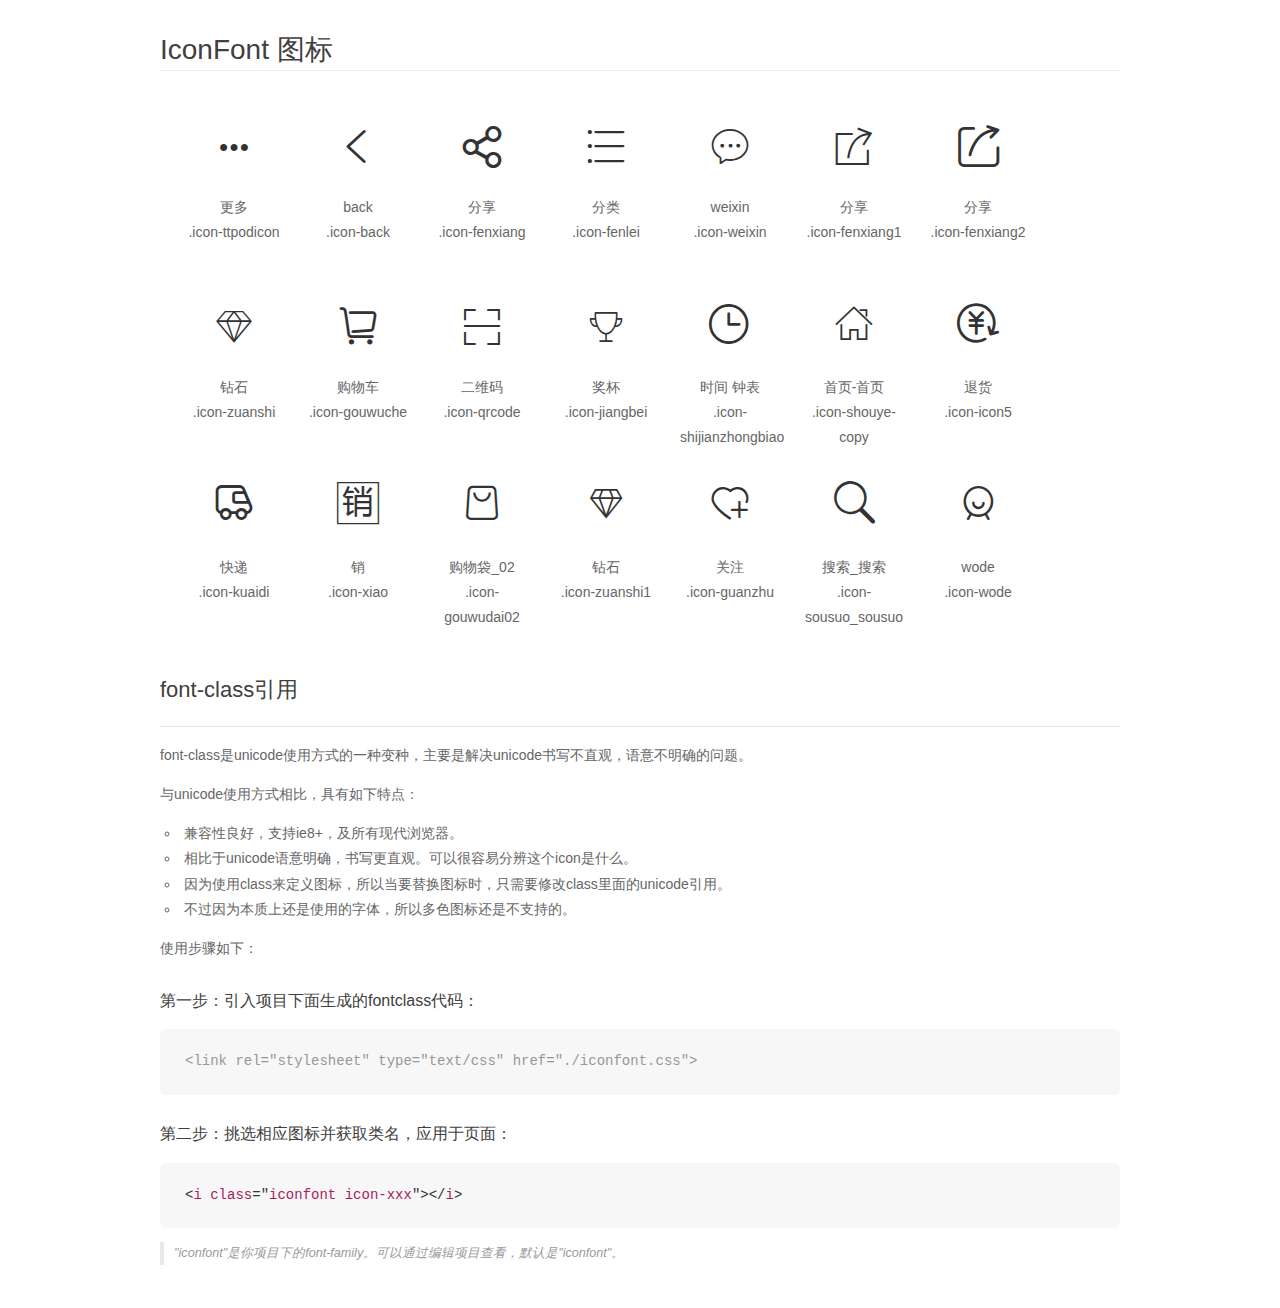
<file: font/demo_fontclass.html>
<!DOCTYPE html>
<html>
<head>
    <meta charset="utf-8"/>
    <title>IconFont</title>
    <link rel="stylesheet" href="demo.css">
    <link rel="stylesheet" href="iconfont.css">
</head>
<body>
    <div class="main markdown">
        <h1>IconFont 图标</h1>
        <ul class="icon_lists clear">
            
                <li>
                <i class="icon iconfont icon-ttpodicon"></i>
                    <div class="name">更多</div>
                    <div class="fontclass">.icon-ttpodicon</div>
                </li>
            
                <li>
                <i class="icon iconfont icon-back"></i>
                    <div class="name">back</div>
                    <div class="fontclass">.icon-back</div>
                </li>
            
                <li>
                <i class="icon iconfont icon-fenxiang"></i>
                    <div class="name">分享</div>
                    <div class="fontclass">.icon-fenxiang</div>
                </li>
            
                <li>
                <i class="icon iconfont icon-fenlei"></i>
                    <div class="name">分类</div>
                    <div class="fontclass">.icon-fenlei</div>
                </li>
            
                <li>
                <i class="icon iconfont icon-weixin"></i>
                    <div class="name">weixin</div>
                    <div class="fontclass">.icon-weixin</div>
                </li>
            
                <li>
                <i class="icon iconfont icon-fenxiang1"></i>
                    <div class="name">分享</div>
                    <div class="fontclass">.icon-fenxiang1</div>
                </li>
            
                <li>
                <i class="icon iconfont icon-fenxiang2"></i>
                    <div class="name">分享</div>
                    <div class="fontclass">.icon-fenxiang2</div>
                </li>
            
                <li>
                <i class="icon iconfont icon-zuanshi"></i>
                    <div class="name">钻石</div>
                    <div class="fontclass">.icon-zuanshi</div>
                </li>
            
                <li>
                <i class="icon iconfont icon-gouwuche"></i>
                    <div class="name">购物车</div>
                    <div class="fontclass">.icon-gouwuche</div>
                </li>
            
                <li>
                <i class="icon iconfont icon-qrcode"></i>
                    <div class="name">二维码</div>
                    <div class="fontclass">.icon-qrcode</div>
                </li>
            
                <li>
                <i class="icon iconfont icon-jiangbei"></i>
                    <div class="name">奖杯</div>
                    <div class="fontclass">.icon-jiangbei</div>
                </li>
            
                <li>
                <i class="icon iconfont icon-shijianzhongbiao"></i>
                    <div class="name">时间 钟表</div>
                    <div class="fontclass">.icon-shijianzhongbiao</div>
                </li>
            
                <li>
                <i class="icon iconfont icon-shouye-copy"></i>
                    <div class="name">首页-首页</div>
                    <div class="fontclass">.icon-shouye-copy</div>
                </li>
            
                <li>
                <i class="icon iconfont icon-icon5"></i>
                    <div class="name">退货</div>
                    <div class="fontclass">.icon-icon5</div>
                </li>
            
                <li>
                <i class="icon iconfont icon-kuaidi"></i>
                    <div class="name">快递</div>
                    <div class="fontclass">.icon-kuaidi</div>
                </li>
            
                <li>
                <i class="icon iconfont icon-xiao"></i>
                    <div class="name">销</div>
                    <div class="fontclass">.icon-xiao</div>
                </li>
            
                <li>
                <i class="icon iconfont icon-gouwudai02"></i>
                    <div class="name">购物袋_02</div>
                    <div class="fontclass">.icon-gouwudai02</div>
                </li>
            
                <li>
                <i class="icon iconfont icon-zuanshi1"></i>
                    <div class="name">钻石</div>
                    <div class="fontclass">.icon-zuanshi1</div>
                </li>
            
                <li>
                <i class="icon iconfont icon-guanzhu"></i>
                    <div class="name">关注</div>
                    <div class="fontclass">.icon-guanzhu</div>
                </li>
            
                <li>
                <i class="icon iconfont icon-sousuo_sousuo"></i>
                    <div class="name">搜索_搜索</div>
                    <div class="fontclass">.icon-sousuo_sousuo</div>
                </li>
            
                <li>
                <i class="icon iconfont icon-wode"></i>
                    <div class="name">wode</div>
                    <div class="fontclass">.icon-wode</div>
                </li>
            
        </ul>

        <h2 id="font-class-">font-class引用</h2>
        <hr>

        <p>font-class是unicode使用方式的一种变种，主要是解决unicode书写不直观，语意不明确的问题。</p>
        <p>与unicode使用方式相比，具有如下特点：</p>
        <ul>
        <li>兼容性良好，支持ie8+，及所有现代浏览器。</li>
        <li>相比于unicode语意明确，书写更直观。可以很容易分辨这个icon是什么。</li>
        <li>因为使用class来定义图标，所以当要替换图标时，只需要修改class里面的unicode引用。</li>
        <li>不过因为本质上还是使用的字体，所以多色图标还是不支持的。</li>
        </ul>
        <p>使用步骤如下：</p>
        <h3 id="-fontclass-">第一步：引入项目下面生成的fontclass代码：</h3>


        <pre><code class="lang-js hljs javascript"><span class="hljs-comment">&lt;link rel="stylesheet" type="text/css" href="./iconfont.css"&gt;</span></code></pre>
        <h3 id="-">第二步：挑选相应图标并获取类名，应用于页面：</h3>
        <pre><code class="lang-css hljs">&lt;<span class="hljs-selector-tag">i</span> <span class="hljs-selector-tag">class</span>="<span class="hljs-selector-tag">iconfont</span> <span class="hljs-selector-tag">icon-xxx</span>"&gt;&lt;/<span class="hljs-selector-tag">i</span>&gt;</code></pre>
        <blockquote>
        <p>"iconfont"是你项目下的font-family。可以通过编辑项目查看，默认是"iconfont"。</p>
        </blockquote>
    </div>
</body>
</html>
</file>
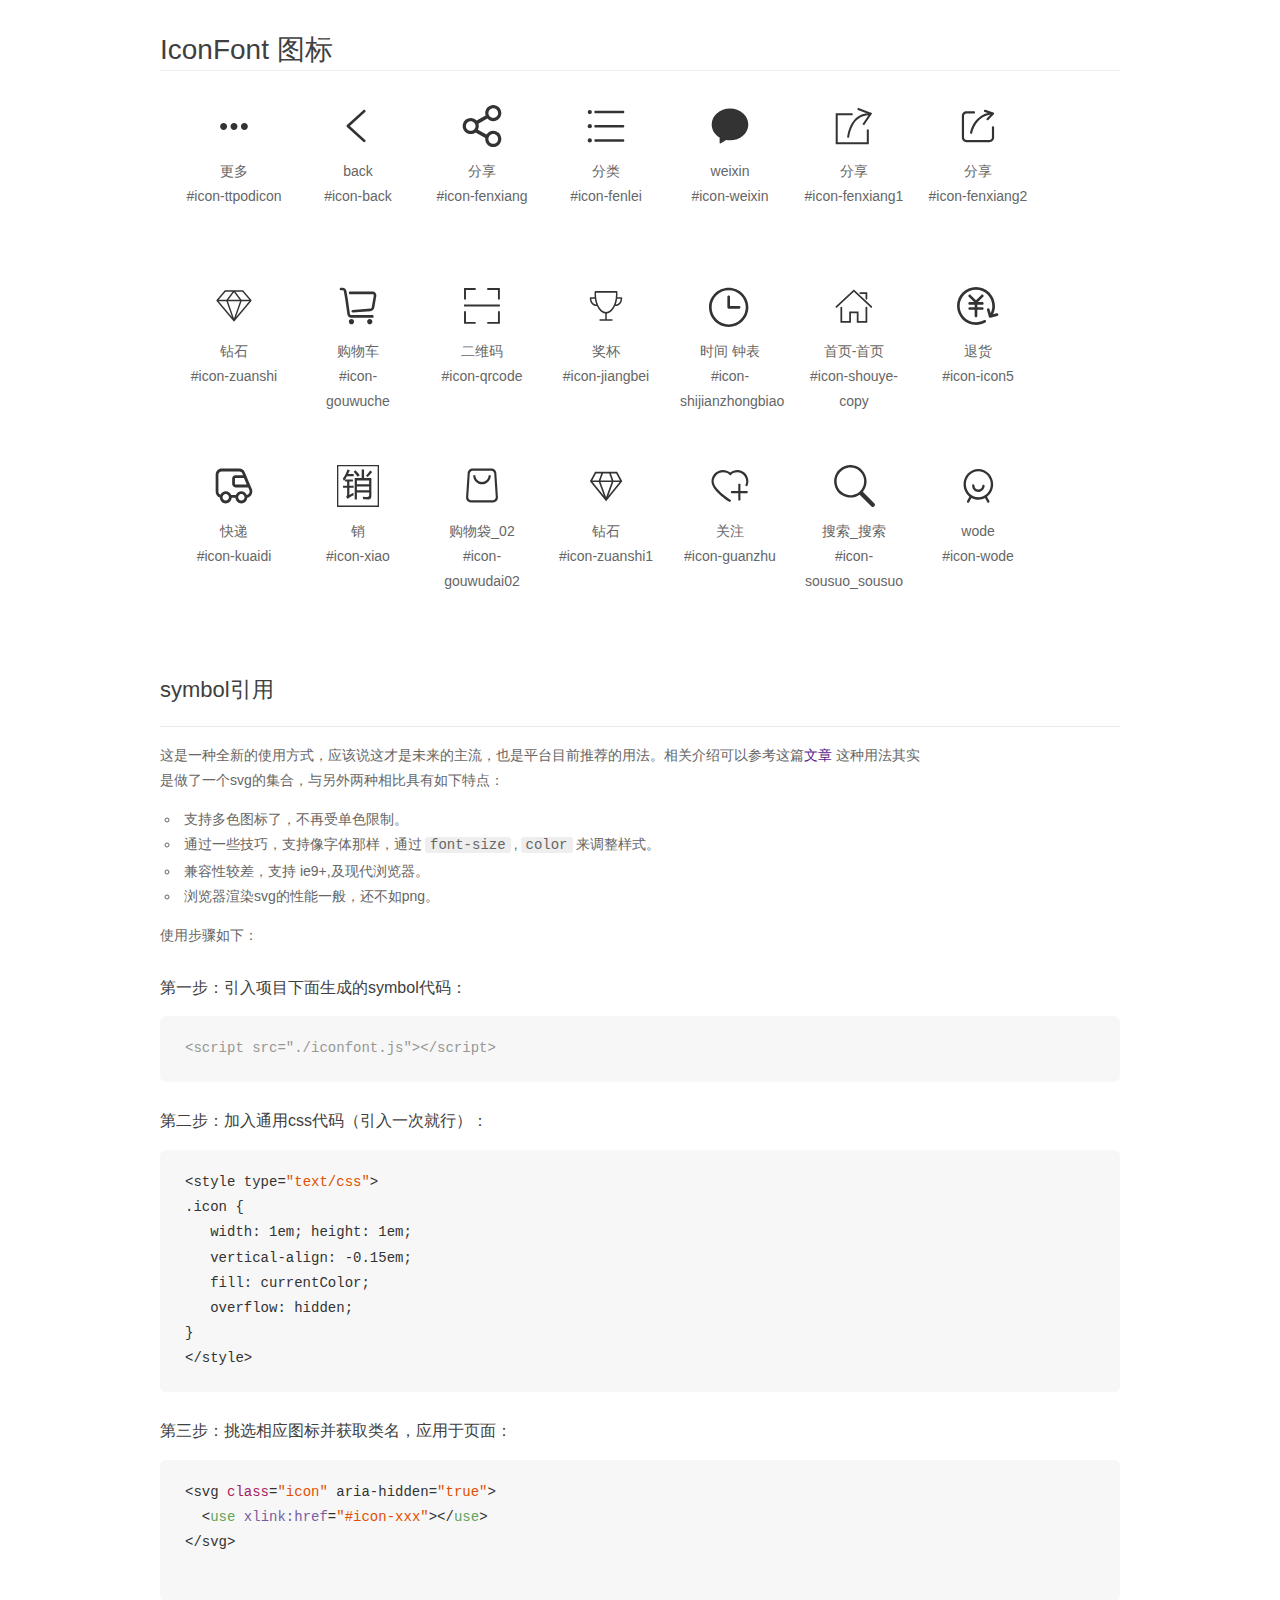
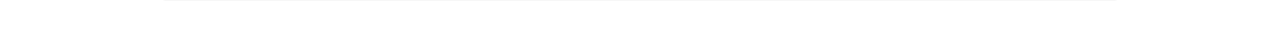
<file: font/demo_symbol.html>
<!DOCTYPE html>
<html>
<head>
    <meta charset="utf-8"/>
    <title>IconFont</title>
    <link rel="stylesheet" href="demo.css">
    <script src="iconfont.js"></script>

    <style type="text/css">
        .icon {
          /* 通过设置 font-size 来改变图标大小 */
          width: 1em; height: 1em;
          /* 图标和文字相邻时，垂直对齐 */
          vertical-align: -0.15em;
          /* 通过设置 color 来改变 SVG 的颜色/fill */
          fill: currentColor;
          /* path 和 stroke 溢出 viewBox 部分在 IE 下会显示
             normalize.css 中也包含这行 */
          overflow: hidden;
        }

    </style>
</head>
<body>
    <div class="main markdown">
        <h1>IconFont 图标</h1>
        <ul class="icon_lists clear">
            
                <li>
                    <svg class="icon" aria-hidden="true">
                        <use xlink:href="#icon-ttpodicon"></use>
                    </svg>
                    <div class="name">更多</div>
                    <div class="fontclass">#icon-ttpodicon</div>
                </li>
            
                <li>
                    <svg class="icon" aria-hidden="true">
                        <use xlink:href="#icon-back"></use>
                    </svg>
                    <div class="name">back</div>
                    <div class="fontclass">#icon-back</div>
                </li>
            
                <li>
                    <svg class="icon" aria-hidden="true">
                        <use xlink:href="#icon-fenxiang"></use>
                    </svg>
                    <div class="name">分享</div>
                    <div class="fontclass">#icon-fenxiang</div>
                </li>
            
                <li>
                    <svg class="icon" aria-hidden="true">
                        <use xlink:href="#icon-fenlei"></use>
                    </svg>
                    <div class="name">分类</div>
                    <div class="fontclass">#icon-fenlei</div>
                </li>
            
                <li>
                    <svg class="icon" aria-hidden="true">
                        <use xlink:href="#icon-weixin"></use>
                    </svg>
                    <div class="name">weixin</div>
                    <div class="fontclass">#icon-weixin</div>
                </li>
            
                <li>
                    <svg class="icon" aria-hidden="true">
                        <use xlink:href="#icon-fenxiang1"></use>
                    </svg>
                    <div class="name">分享</div>
                    <div class="fontclass">#icon-fenxiang1</div>
                </li>
            
                <li>
                    <svg class="icon" aria-hidden="true">
                        <use xlink:href="#icon-fenxiang2"></use>
                    </svg>
                    <div class="name">分享</div>
                    <div class="fontclass">#icon-fenxiang2</div>
                </li>
            
                <li>
                    <svg class="icon" aria-hidden="true">
                        <use xlink:href="#icon-zuanshi"></use>
                    </svg>
                    <div class="name">钻石</div>
                    <div class="fontclass">#icon-zuanshi</div>
                </li>
            
                <li>
                    <svg class="icon" aria-hidden="true">
                        <use xlink:href="#icon-gouwuche"></use>
                    </svg>
                    <div class="name">购物车</div>
                    <div class="fontclass">#icon-gouwuche</div>
                </li>
            
                <li>
                    <svg class="icon" aria-hidden="true">
                        <use xlink:href="#icon-qrcode"></use>
                    </svg>
                    <div class="name">二维码</div>
                    <div class="fontclass">#icon-qrcode</div>
                </li>
            
                <li>
                    <svg class="icon" aria-hidden="true">
                        <use xlink:href="#icon-jiangbei"></use>
                    </svg>
                    <div class="name">奖杯</div>
                    <div class="fontclass">#icon-jiangbei</div>
                </li>
            
                <li>
                    <svg class="icon" aria-hidden="true">
                        <use xlink:href="#icon-shijianzhongbiao"></use>
                    </svg>
                    <div class="name">时间 钟表</div>
                    <div class="fontclass">#icon-shijianzhongbiao</div>
                </li>
            
                <li>
                    <svg class="icon" aria-hidden="true">
                        <use xlink:href="#icon-shouye-copy"></use>
                    </svg>
                    <div class="name">首页-首页</div>
                    <div class="fontclass">#icon-shouye-copy</div>
                </li>
            
                <li>
                    <svg class="icon" aria-hidden="true">
                        <use xlink:href="#icon-icon5"></use>
                    </svg>
                    <div class="name">退货</div>
                    <div class="fontclass">#icon-icon5</div>
                </li>
            
                <li>
                    <svg class="icon" aria-hidden="true">
                        <use xlink:href="#icon-kuaidi"></use>
                    </svg>
                    <div class="name">快递</div>
                    <div class="fontclass">#icon-kuaidi</div>
                </li>
            
                <li>
                    <svg class="icon" aria-hidden="true">
                        <use xlink:href="#icon-xiao"></use>
                    </svg>
                    <div class="name">销</div>
                    <div class="fontclass">#icon-xiao</div>
                </li>
            
                <li>
                    <svg class="icon" aria-hidden="true">
                        <use xlink:href="#icon-gouwudai02"></use>
                    </svg>
                    <div class="name">购物袋_02</div>
                    <div class="fontclass">#icon-gouwudai02</div>
                </li>
            
                <li>
                    <svg class="icon" aria-hidden="true">
                        <use xlink:href="#icon-zuanshi1"></use>
                    </svg>
                    <div class="name">钻石</div>
                    <div class="fontclass">#icon-zuanshi1</div>
                </li>
            
                <li>
                    <svg class="icon" aria-hidden="true">
                        <use xlink:href="#icon-guanzhu"></use>
                    </svg>
                    <div class="name">关注</div>
                    <div class="fontclass">#icon-guanzhu</div>
                </li>
            
                <li>
                    <svg class="icon" aria-hidden="true">
                        <use xlink:href="#icon-sousuo_sousuo"></use>
                    </svg>
                    <div class="name">搜索_搜索</div>
                    <div class="fontclass">#icon-sousuo_sousuo</div>
                </li>
            
                <li>
                    <svg class="icon" aria-hidden="true">
                        <use xlink:href="#icon-wode"></use>
                    </svg>
                    <div class="name">wode</div>
                    <div class="fontclass">#icon-wode</div>
                </li>
            
        </ul>


        <h2 id="symbol-">symbol引用</h2>
        <hr>

        <p>这是一种全新的使用方式，应该说这才是未来的主流，也是平台目前推荐的用法。相关介绍可以参考这篇<a href="">文章</a>
        这种用法其实是做了一个svg的集合，与另外两种相比具有如下特点：</p>
        <ul>
          <li>支持多色图标了，不再受单色限制。</li>
          <li>通过一些技巧，支持像字体那样，通过<code>font-size</code>,<code>color</code>来调整样式。</li>
          <li>兼容性较差，支持 ie9+,及现代浏览器。</li>
          <li>浏览器渲染svg的性能一般，还不如png。</li>
        </ul>
        <p>使用步骤如下：</p>
        <h3 id="-symbol-">第一步：引入项目下面生成的symbol代码：</h3>
        <pre><code class="lang-js hljs javascript"><span class="hljs-comment">&lt;script src="./iconfont.js"&gt;&lt;/script&gt;</span></code></pre>
        <h3 id="-css-">第二步：加入通用css代码（引入一次就行）：</h3>
        <pre><code class="lang-js hljs javascript">&lt;style type=<span class="hljs-string">"text/css"</span>&gt;
.icon {
   width: <span class="hljs-number">1</span>em; height: <span class="hljs-number">1</span>em;
   vertical-align: <span class="hljs-number">-0.15</span>em;
   fill: currentColor;
   overflow: hidden;
}
&lt;<span class="hljs-regexp">/style&gt;</span></code></pre>
        <h3 id="-">第三步：挑选相应图标并获取类名，应用于页面：</h3>
        <pre><code class="lang-js hljs javascript">&lt;svg <span class="hljs-class"><span class="hljs-keyword">class</span></span>=<span class="hljs-string">"icon"</span> aria-hidden=<span class="hljs-string">"true"</span>&gt;<span class="xml"><span class="hljs-tag">
  &lt;<span class="hljs-name">use</span> <span class="hljs-attr">xlink:href</span>=<span class="hljs-string">"#icon-xxx"</span>&gt;</span><span class="hljs-tag">&lt;/<span class="hljs-name">use</span>&gt;</span>
</span>&lt;<span class="hljs-regexp">/svg&gt;
        </span></code></pre>
    </div>
</body>
</html>
</file>
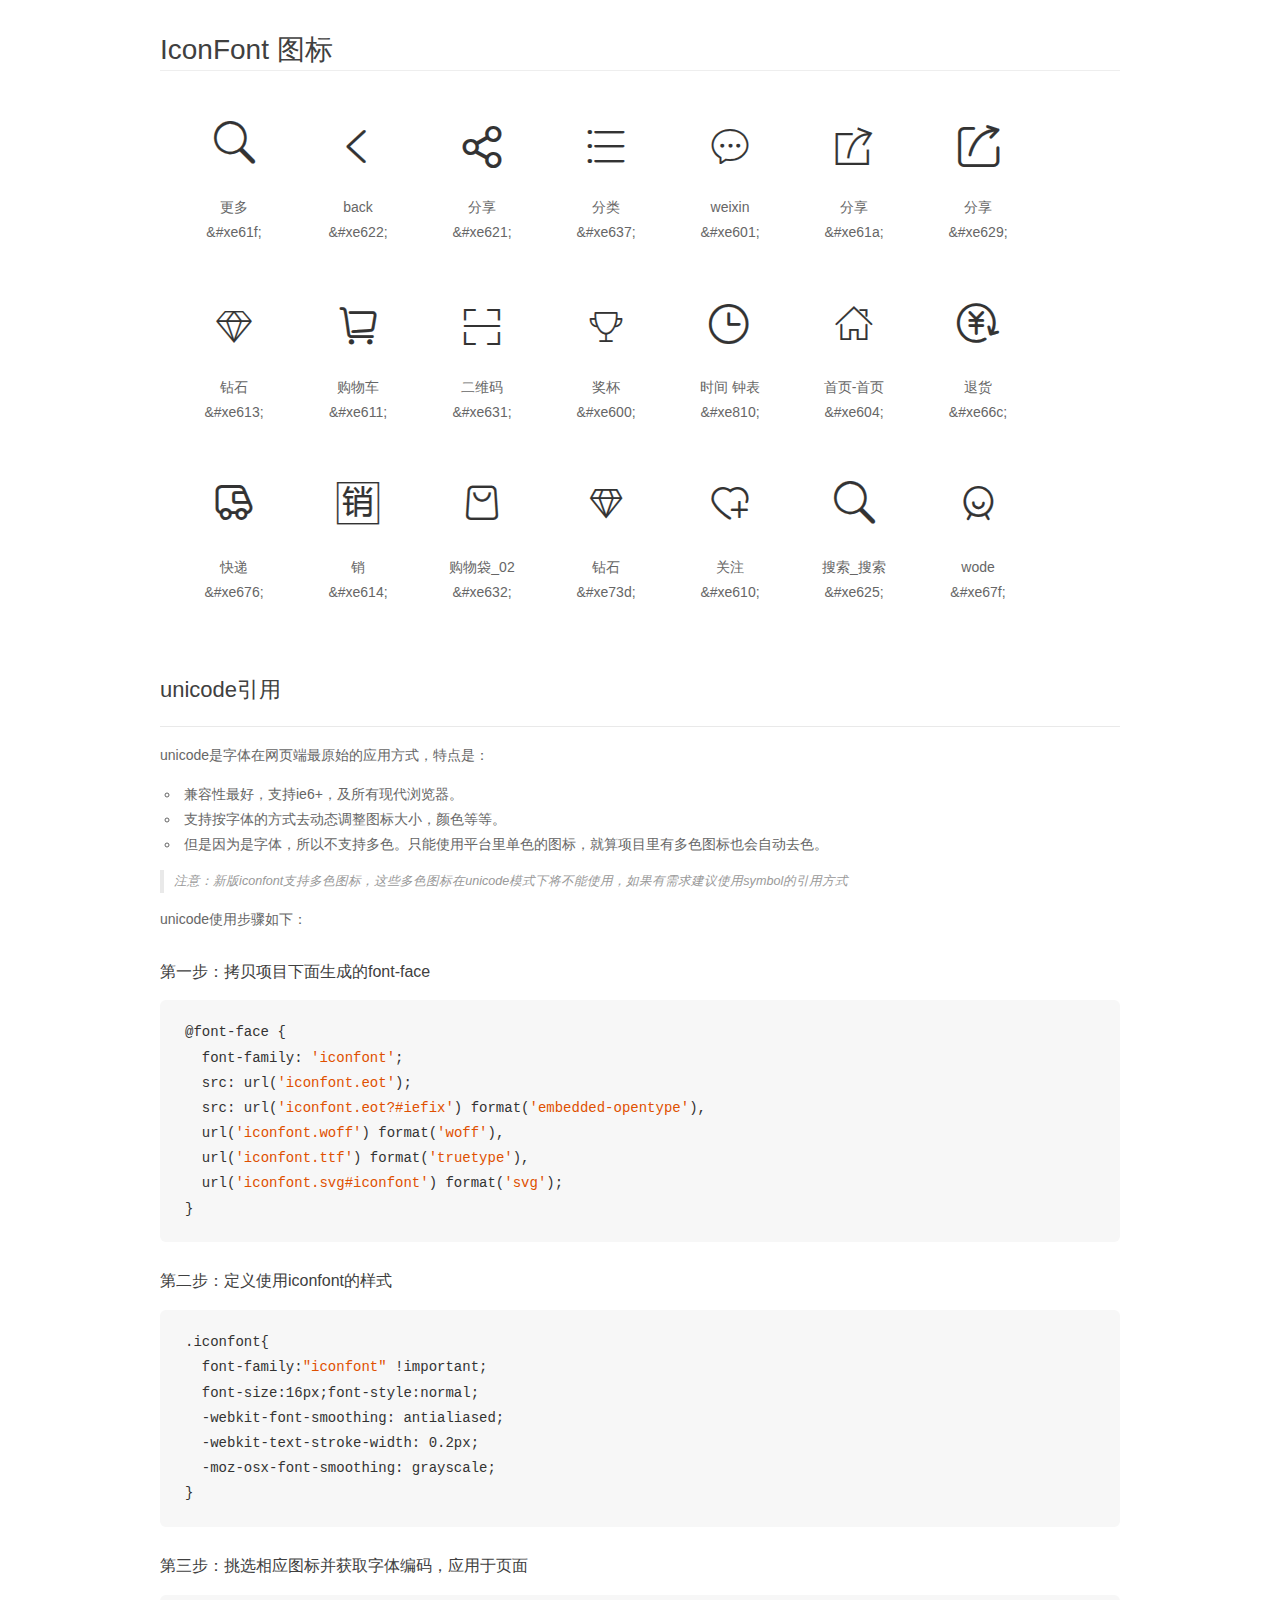
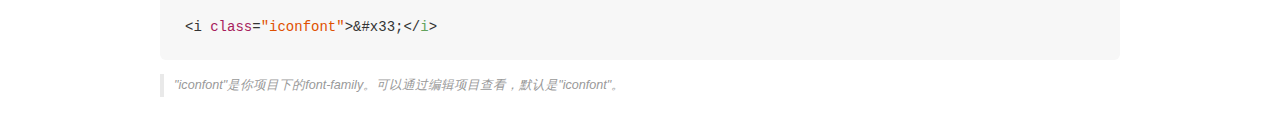
<file: font/demo_unicode.html>
<!DOCTYPE html>
<html>
<head>
	
    <meta charset="utf-8"/>
    <title>IconFont</title>
    <link rel="stylesheet" href="demo.css">
    <style type="text/css">
        @font-face {font-family: "iconfont";
          src: url('iconfont.eot'); /* IE9*/
          src: url('iconfont.eot#iefix') format('embedded-opentype'), /* IE6-IE8 */
          url('iconfont.woff') format('woff'), /* chrome, firefox */
          url('iconfont.ttf') format('truetype'), /* chrome, firefox, opera, Safari, Android, iOS 4.2+*/
          url('iconfont.svg#iconfont') format('svg'); /* iOS 4.1- */
        }
        .iconfont {
          font-family:"iconfont" !important;
          font-size:16px;
          font-style:normal;
          -webkit-font-smoothing: antialiased;
          -webkit-text-stroke-width: 0.2px;
          -moz-osx-font-smoothing: grayscale;
        }
    </style>
</head>
<body>
    <div class="main markdown">
        <h1>IconFont 图标</h1>
        <ul class="icon_lists clear">   
                <li>
                <i class="icon iconfont">&#xe625;</i>
                    <div class="name">更多</div>
                    <div class="code">&amp;#xe61f;</div>
                </li>
            
                <li>
                <i class="icon iconfont">&#xe622;</i>
                    <div class="name">back</div>
                    <div class="code">&amp;#xe622;</div>
                </li>
            
                <li>
                <i class="icon iconfont">&#xe621;</i>
                    <div class="name">分享</div>
                    <div class="code">&amp;#xe621;</div>
                </li>
            
                <li>
                <i class="icon iconfont">&#xe637;</i>
                    <div class="name">分类</div>
                    <div class="code">&amp;#xe637;</div>
                </li>
            
                <li>
                <i class="icon iconfont">&#xe601;</i>
                    <div class="name">weixin</div>
                    <div class="code">&amp;#xe601;</div>
                </li>
            
                <li>
                <i class="icon iconfont">&#xe61a;</i>
                    <div class="name">分享</div>
                    <div class="code">&amp;#xe61a;</div>
                </li>
            
                <li>
                <i class="icon iconfont">&#xe629;</i>
                    <div class="name">分享</div>
                    <div class="code">&amp;#xe629;</div>
                </li>
            
                <li>
                <i class="icon iconfont">&#xe613;</i>
                    <div class="name">钻石</div>
                    <div class="code">&amp;#xe613;</div>
                </li>
            
                <li>
                <i class="icon iconfont">&#xe611;</i>
                    <div class="name">购物车</div>
                    <div class="code">&amp;#xe611;</div>
                </li>
            
                <li>
                <i class="icon iconfont">&#xe631;</i>
                    <div class="name">二维码</div>
                    <div class="code">&amp;#xe631;</div>
                </li>
            
                <li>
                <i class="icon iconfont">&#xe600;</i>
                    <div class="name">奖杯</div>
                    <div class="code">&amp;#xe600;</div>
                </li>
            
                <li>
                <i class="icon iconfont">&#xe810;</i>
                    <div class="name">时间 钟表</div>
                    <div class="code">&amp;#xe810;</div>
                </li>
            
                <li>
                <i class="icon iconfont">&#xe604;</i>
                    <div class="name">首页-首页</div>
                    <div class="code">&amp;#xe604;</div>
                </li>
            
                <li>
                <i class="icon iconfont">&#xe66c;</i>
                    <div class="name">退货</div>
                    <div class="code">&amp;#xe66c;</div>
                </li>
            
                <li>
                <i class="icon iconfont">&#xe676;</i>
                    <div class="name">快递</div>
                    <div class="code">&amp;#xe676;</div>
                </li>
            
                <li>
                <i class="icon iconfont">&#xe614;</i>
                    <div class="name">销</div>
                    <div class="code">&amp;#xe614;</div>
                </li>
            
                <li>
                <i class="icon iconfont">&#xe632;</i>
                    <div class="name">购物袋_02</div>
                    <div class="code">&amp;#xe632;</div>
                </li>
            
                <li>
                <i class="icon iconfont">&#xe73d;</i>
                    <div class="name">钻石</div>
                    <div class="code">&amp;#xe73d;</div>
                </li>
            
                <li>
                <i class="icon iconfont">&#xe610;</i>
                    <div class="name">关注</div>
                    <div class="code">&amp;#xe610;</div>
                </li>
            
                <li>
                <i class="icon iconfont">&#xe625;</i>
                    <div class="name">搜索_搜索</div>
                    <div class="code">&amp;#xe625;</div>
                </li>
            
                <li>
                <i class="icon iconfont">&#xe67f;</i>
                    <div class="name">wode</div>
                    <div class="code">&amp;#xe67f;</div>
                </li>
            
        </ul>
        <h2 id="unicode-">unicode引用</h2>
        <hr>

        <p>unicode是字体在网页端最原始的应用方式，特点是：</p>
        <ul>
        <li>兼容性最好，支持ie6+，及所有现代浏览器。</li>
        <li>支持按字体的方式去动态调整图标大小，颜色等等。</li>
        <li>但是因为是字体，所以不支持多色。只能使用平台里单色的图标，就算项目里有多色图标也会自动去色。</li>
        </ul>
        <blockquote>
        <p>注意：新版iconfont支持多色图标，这些多色图标在unicode模式下将不能使用，如果有需求建议使用symbol的引用方式</p>
        </blockquote>
        <p>unicode使用步骤如下：</p>
        <h3 id="-font-face">第一步：拷贝项目下面生成的font-face</h3>
        <pre><code class="lang-js hljs javascript">@font-face {
  font-family: <span class="hljs-string">'iconfont'</span>;
  src: url(<span class="hljs-string">'iconfont.eot'</span>);
  src: url(<span class="hljs-string">'iconfont.eot?#iefix'</span>) format(<span class="hljs-string">'embedded-opentype'</span>),
  url(<span class="hljs-string">'iconfont.woff'</span>) format(<span class="hljs-string">'woff'</span>),
  url(<span class="hljs-string">'iconfont.ttf'</span>) format(<span class="hljs-string">'truetype'</span>),
  url(<span class="hljs-string">'iconfont.svg#iconfont'</span>) format(<span class="hljs-string">'svg'</span>);
}
</code></pre>
        <h3 id="-iconfont-">第二步：定义使用iconfont的样式</h3>
        <pre><code class="lang-js hljs javascript">.iconfont{
  font-family:<span class="hljs-string">"iconfont"</span> !important;
  font-size:<span class="hljs-number">16</span>px;font-style:normal;
  -webkit-font-smoothing: antialiased;
  -webkit-text-stroke-width: <span class="hljs-number">0.2</span>px;
  -moz-osx-font-smoothing: grayscale;
}
</code></pre>
        <h3 id="-">第三步：挑选相应图标并获取字体编码，应用于页面</h3>
        <pre><code class="lang-js hljs javascript">&lt;i <span class="hljs-class"><span class="hljs-keyword">class</span></span>=<span class="hljs-string">"iconfont"</span>&gt;&amp;#x33;<span class="xml"><span class="hljs-tag">&lt;/<span class="hljs-name">i</span>&gt;</span></span></code></pre>

        <blockquote>
        <p>"iconfont"是你项目下的font-family。可以通过编辑项目查看，默认是"iconfont"。</p>
        </blockquote>
   </div>
</body>
</html>
</file>
<file: css/base.css>
body,ul,li,h1,h2,h3,h4,h5,h6,p{
	padding: 0;
	margin:0;
	list-style: none;
 	font-family: Helvetica Neue, Helvetica, Arial,;
	border: 0;
}
a{
	text-decoration: none;
	color: #000;
}
img{
	border: 0;
}
html,body{
			position: relative;
			height: 100%;
			width: 100%;
			padding: 0;
			margin: 0;
			overflow: hidden;
		}
header{
	position: absolute;
	height: 1rem;
	width: 100%;
	left: 0;
	top: 0;
}
footer{
	position: absolute;
	width: 100%;
	height:1.1rem;
	bottom: 0;
	/*top: 12.24rem;*/
	width: 100%;
	left: 0;
	z-index: 1000;
	background: #D60024;
}
footer li {
	float: left;
	width: 20%;
	height: 100%;
	background: gray;
}
footer li a{
	display: block;
	width: 100%;
	height: 100%;
	position: relative;
	border: 1px solid #FFF;
	box-sizing: border-box;
}
footer .icon{
	position: absolute;
	left:0;
	right: 0;
	margin: 0 auto;
	top: 0.1rem;
	width: 0.5rem;
	height: 0.5rem;
	font-size: 0.5rem;
	color: #fff;
}
footer span{
	position: absolute;
	left: 0;
	right: 0;
	margin: 0 auto;
	top: 0.6rem;
	width: 100%;
	height: 0.5rem;
	text-align: center;
	font-size: 0.30rem;
	color: #fff;
	font-weight: 400;
	line-height: 0.6rem;
}

@font-face {font-family: "iconfont";
          src: url('../font/iconfont.eot'); /* IE9*/
          src: url('../font/iconfont.eot#iefix') format('embedded-opentype'), /* IE6-IE8 */
          url('../font/iconfont.woff') format('woff'), /* chrome, firefox */
          url('../font/iconfont.ttf') format('truetype'), /* chrome, firefox, opera, Safari, Android, iOS 4.2+*/
          url('../font/iconfont.svg#iconfont') format('svg'); /* iOS 4.1- */
        }
.iconfont {
          font-family:"iconfont" !important;
          font-size:0.4rem;
          color: #666;
          font-style:normal;
          -webkit-font-smoothing: antialiased;
          -webkit-text-stroke-width: 0.3px;
          -moz-osx-font-smoothing: grayscale;
        }
</file>
<file: css/list01.css>
header{
	position: absolute;
	top: 0;
	left: 0;
	width: 100%;
	height:1rem;
	z-index: 10;
	background: #D60024;
}
#wrapper1{
	position: absolute;
	left: 0;
	right: 0;
	top: 1rem;
	bottom: 1.1rem;
	/*z-index: 5;*/
	/*height: 20rem;*/
}
#wrapCon1{
	width: 100%;
	height: 40rem;
}
#fenlei{
	position: absolute;
	top: 0.15rem;
	left: 0.2rem;
	width: 0.6rem;
	height: 0.6rem;
	font-size: 0.5rem;
	line-height: 0.6rem;
	color: #fff;
}
/*搜索*/
#search{
	position: relative;
	margin-top: 0.2rem;
	margin-left: 1rem;
	width: 70%;
	height:60%;
	background:#fff;
	/*opacity: 0.6;*/
	border-radius: 0.1rem;
	color: #fff;
}
#search .left{
	position: absolute;
	width: 0.6rem;
	height: 0.6rem;
	left: 0.3rem;
	top: 0rem;
	text-align: center;
	line-height: 0.6rem;
	color: #666;
}
#search input{
	position: absolute;
	left: 1rem;
	top: 0rem;
	width: 4rem;
	height: 0.5rem;
	line-height: 0.5rem;
	outline: none;
	border: 0;
	background:#fff;
	/*opacity: 0.6;*/
	color: #666;
}
#search .right{
	position: absolute;
	top: 0rem;
	right: 0.4rem;
	width: 0.6rem;
	height: 0.6rem;
	font-size: 0.5rem;
	line-height: 0.6rem;
	color: #666;
}
#message{
	position: absolute;
	top: 0.15rem;
	right: 0.2rem;
	width: 0.6rem;
	height: 0.6rem;
	font-size: 0.5rem;
	line-height: 0.6rem;
	color: #fff;
}
#list-1{
	width: 100%;
	height: 2.4rem;
	padding: 0.2rem;
}
#list-1 a{
	display: block;
	float: left;
	width: 2.2rem;
	height: 2.6rem;
	margin-right: 0.2rem;
	border-radius: 0.1rem;
}
#list-1 a:nth-last-child{
	margin-right: 0rem;
}
#list-2{
	width: 100%;
	height: 2rem;
	margin-top: 0.1rem;
	
}
#list-2 a{
	display: block;
	float: left;
	width: 1.8rem;
	height: 2rem;
	text-align: center;
	position: relative;
}
#list-2 a img{
	width: 1.6rem;
	height: 1.6rem;
	border-radius: 50%;
}
#list-2 a span{
	position: absolute;
	display: block;
	top: 1.7rem;
	width: 1.6rem;
	height: 0.4rem;
	font-size: 0.3rem;
	text-align: center;
}
#list3{
	margin-top: 0.5rem;
	width: 100%;
	border-top: 0.2rem solid #D8D5CC;
	box-sizing: border-box;
}
.lists{
	width: 100%;
	background :#fff;
}
.lists li{
	width: 100%;
	text-align: center;
	height: 1rem;
	line-height: 1rem;
}
.lists li a{
	display: block;
	width: 90%;
	height: 100%;
	margin: 0 auto;
	position: relative;
	line-height: 1rem;
	border-bottom: 0.01rem solid #999;
}
.lists li span:nth-child(1){
	position: absolute;
	left: 0;
	font-size: 0.3rem;
	font-weight: 400;
	color: #333;
}
.lists li span:nth-child(2){
	position: absolute;
	left: 1rem;
	font-size: 0.2rem;
	color: #666;
}
.lists li span:nth-child(3){
	position: absolute;
	right: 0;
	top: 0.2rem;
	display: block;
	width: 2.4rem;
	height: 0.6rem;
	line-height: 0.6rem;
	background: #BFB9AA;
	font-size: 0.3rem;
	color: #333;
	border-radius: 0.3rem;
	opacity: 0.6;
}
.lists li span:nth-child(3) img{
	position: absolute;
	width: 0.6rem;
	height: 0.6rem;
	left: 0.1rem;
}
.lists li span:nth-child(3) span{
	position: absolute;
	right: 0.1rem;
}
#list4{
	margin-top: 0.5rem;
	width: 100%;
	border-top: 0.2rem solid #D8D5CC;
	box-sizing: border-box;
}
#list5{
	margin-top: 0.5rem;
	width: 100%;
	height:3.2rem;
	border-top: 0.2rem solid #D8D5CC;
	box-sizing: border-box;
}
#list5 h3{
	width: 7rem;
	height: 1rem;
	text-align: left;
	line-height: 1rem;
	box-sizing: border-box;
}
#list5 h3 span:nth-child(1){
	display: block;
	float: left;
	margin-left: 0.2rem;
	font-size: 0.4rem;
	color: #333;
	font-weight: 600;
}
#list5 h3 span:nth-child(2){
	display: block;
	float: left;
	margin-left:0.1rem;
	font-size: 0.2rem;
	color: #999;
}
#list5 .swiper-slide a{
	display: block;
	width: 1.2rem;
	height: 2.2rem;
	position: relative;
}
#list5 .swiper-slide a img{
	position: absolute;
	top: 0;
	left: 0;
	width: 1.2rem;
	height:1.6rem;
	overflow: hidden;
}
#list5 .swiper-slide a span{
	position: absolute;
	top: 1.6rem;
	left: 0;
	display: block;
	width: 1.2rem;
	height: 0.6rem;
	font-size: 0.3rem;
	color: #333;
	line-height: 0.6rem;
	text-align: center;
}
#list6{
	margin-top: 0.5rem;
	width: 100%;
	height: 3.2rem;
	border-top: 0.2rem solid #D8D5CC;
	box-sizing: border-box;
}
#list6 h3{
	width: 7rem;
	height: 1rem;
	text-align: left;
	line-height: 1rem;
	box-sizing: border-box;
}
#list6 h3 span:nth-child(1){
	display: block;
	float: left;
	margin-left: 0.2rem;
	font-size: 0.4rem;
	color: #333;
	font-weight: 600;
}
#list6 h3 span:nth-child(2){
	display: block;
	float: left;
	margin-left:0.1rem;
	font-size: 0.2rem;
	color: #999;
}
#list6 .swiper-slide a{
	display: block;
	width: 1.2rem;
	height: 2.2rem;
	position: relative;
}
#list6 .swiper-slide a img{
	position: absolute;
	top: 0;
	left: 0;
	width: 1.2rem;
	height:1.6rem;
	overflow: hidden;
}
#list6 .swiper-slide a span{
	position: absolute;
	top: 1.6rem;
	left: 0;
	display: block;
	width: 1.2rem;
	height: 0.6rem;
	font-size: 0.3rem;
	color: #333;
	line-height: 0.6rem;
	text-align: center;
}
#list7{
	margin-top: 0.5rem;
	width: 100%;
	border-top: 0.2rem solid #D8D5CC;
	box-sizing: border-box;
}
#list7 h3{
	width: 7rem;
	height: 1rem;
	text-align: left;
	line-height: 1rem;
	box-sizing: border-box;
}
#list7 h3 span:nth-child(1){
	display: block;
	float: left;
	margin-left: 0.2rem;
	font-size: 0.4rem;
	color: #333;
	font-weight: 600;
}
#list7 h3 span:nth-child(2){
	display: block;
	float: left;
	margin-left:0.1rem;
	font-size: 0.2rem;
	color: #999;
}
#list7 h3 span:nth-child(3){
	display: block;
	float: right;
	margin-left:0.1rem;
	font-size: 0.4rem;
	color: #999;
}
#list7 .banner{
	width: 100%;
	height: 2rem;
}
#list7 .list{
	width: 100%;
}
#list7 .list li{
	float: left;
	width: 2.3rem;
	height: 4rem;
	margin-left: 0.2rem;
	position: relative;
}
#list7 .list li a{
	width: 2.3rem;
	height: 2.8rem;
	position: absolute;
	top: 0;
	left: 0;
}
#list7 .list li span:nth-child(1){
	position: absolute;
	display: block;
	overflow: hidden;
	top: 3.2rem;
	left: 0;
	width: 100%;
	height: 0.6rem;
	text-align:center;
	line-height: 0.4rem;
	font-size: 0.3rem;
}
</file>
<file: css/shouye.css>
body{
	background:#EFEFEF;
}
header{
	position: absolute;
	top: 0;
	left: 0;
	width: 100%;
	height:1rem;
	z-index: 10;
}
/*搜索*/
#search{
	position: relative;
	margin-top: 0.2rem;
	margin-left: 0.4rem;
	width: 80%;
	height:60%;
	background:#BCD3DE;
	opacity: 0.6;
	border-radius: 0.1rem;
	color: #333;
}
#search .left{
	position: absolute;
	width: 0.6rem;
	height: 0.6rem;
	left: 0.3rem;
	top: 0rem;
	text-align: center;
	line-height: 0.6rem;
	color: #333;
}
#search input{
	position: absolute;
	left: 1rem;
	top: 0rem;
	width: 4rem;
	height: 0.5rem;
	line-height: 0.5rem;
	outline: none;
	border: 0;
	background:#BCD3DE;
	opacity: 0.6;
	color: #333;
}
#search .right{
	position: absolute;
	top: 0rem;
	right: 0.4rem;
	width: 0.6rem;
	height: 0.6rem;
	font-size: 0.5rem;
	line-height: 0.6rem;
	color: #fff;
}
#message{
	position: absolute;
	top: 0.15rem;
	right: 0.2rem;
	width: 0.6rem;
	height: 0.6rem;
	font-size: 0.5rem;
	line-height: 0.6rem;
	color: #fff;
}
.wrapper{
	position: absolute;
	left: 0;
	right: 0;
	top: 0rem;
	bottom: 1.1rem;
	/*overflow: hidden;*/
	z-index: 5;
}
/*轮播*/
#swiper1 .swiper-slide{
	width: 7.5rem;
	height: 4rem;
	margin: 0 auto;
}
.lunbo{
	width: 100%;
	height: 4.5rem;
	overflow: hidden;
}
.lunbo img{
	width: 100%;
	height: 100%;
}


/*nav2*/
#nav2{
	width: 100%;
	height: 2rem;
	margin: 0 auto;
	background: #fff;
}
#nav2 ul{
	width: 100%;
	height: 100%;
}
#nav2 li{
	float: left;
	width: 1.2rem;
	height: 1.2rem;
	background-size: contain;
	margin-right:0.32rem;
	margin-left: 0.32rem;
	margin-top: 0.2rem;
	border-radius: 50%;
	background-position: center;
	background-repeat: no-repeat;
	background-size: 120%;
}
#nav2 li a{
	position: relative;
	display: block;
	width: 100%;
	height:100%;
	text-align: center;
}
#nav2 li a span{
	position: absolute;
	display: block;
	width: 1.2rem;
	height: 0.8rem;
	bottom: -0.8rem;
	text-align: center;
	line-break: 0.8rem;
	font-size: 0.3rem;
	font-weight: 200;
	color: #333;
}
#nav2 li:nth-child(1){
	
	background-image: url(../img/nav1.png);
}
#nav2 li:nth-child(2){
	background-image: url(../img/nav2.png);
}
#nav2 li:nth-child(3){
	background-image: url(../img/nav3.png);	
}
#nav2 li:nth-child(4){
	background-image: url(../img/nav4.jpg);
}
/*nav2 end*/
/*预告*/
.yugao{
	margin-top: 0.2rem;
}
/*预告end*/
/*穿搭课堂*/

.hTile{
	width: 100%;
	height: 2rem;
	font-size: 0.3rem;
	text-align: center;
	line-height: 0.6rem;
	color: #333;
	background: #fff;
	position: relative;
}
.hTile .left{
	position: absolute;
	left:2.4rem;
	top: 0.6rem;
	width: 0.4rem;
	height: 0.02rem;
	background: #333;
}
.hTile .center{
	position: absolute;
	left: 0;
	right: 0;
	margin: 0 auto;
	top: 0.3rem;
}
.hTile .right{
	position: absolute;
	right:2.4rem;
	top: 0.6rem;
	width: 0.4rem;
	height: 0.02rem;
	background: #333;
}
.hTile .text{
	position: absolute;
	left: 0;
	right: 0;
	margin: 0 auto;
	top: 1rem;
	font-size: 0.16rem;
	color: #666;
}
#liux{
	margin-top: 0rem;
}
.hTile2{
	width: 100%;
	height: 2rem;
	font-size: 0.3rem;
	text-align: center;
	line-height: 0.6rem;
	color: #333;
	background: #E0F2F2;
	position: relative;
}
#swiper2{
	width: 100%;
	height:4.8rem;
	background: #fff;
}
#swiper2 .swiper-slide{
	width: 100%;
	height: 100%;
}
#swiper2 .swiper-slide a{
	position: relative;
	display: block;
	width: 100%;
	height:90%;
}
#swiper2 .swiper-slide a img{
	border-radius: 0.1rem;
}
#swiper2 .swiper-slide a .til{
	position: absolute;
	display: block;
	width: 90%;
	height: 0.6rem;
	border-radius: 0.1rem;
	left: 0;
	right: 0;
	margin: 0 auto;
	bottom: 0.6rem;
	background:#272822;
	opacity: 0.8;
	color: #fff;
	line-height: 0.6rem;
	text-align: center;
	font-size: 0.3rem;
	font-weight: 800;
	
}
/*流行元素*/
#swiper3{
	width: 9rem;
	background: #fff;
}
#swiper3 .swiper-slide{
	width: 80%;
	height: 100%;
}
#swiper3 .swiper-slide ul{
	width: 100%;
	height: 7.5rem;
}
#swiper3 .swiper-slide ul li{
	float: left;
	width: 25%;
	height: 3.6rem;
}
#swiper3 .swiper-slide  ul li a{
	box-sizing: border-box;
	display: block;
	padding: 0.2rem;
	position: relative;
}
.liux-img{
	position: absolute;
	text-align: center;
	width: 100%;
	top: 0;
	left: 0;
	right: 0;
	margin: 0 auto;
	border-radius: 50%;
	width: 2rem;
	height: 2rem;
	overflow: hidden;
	border-radius: 50%;
	top: 0.3rem
	/*width: 2.15rem ;
	2.15rem*/
}

.liux-text{
	position:absolute;
	display: block;
	width: 100%;
	text-align: center;
	top: 2.45rem;
	left: 0;
	right: 0;
	margin: 0 auto;
	font-size: 0.3rem;
	color: #333;
}
/*专题精选*/
#zhuanti{
	margin-top: 0;
	width: 100%;
	height: 24rem;
}
.hTile3{
	width: 100%;
	height: 1.8rem;
	position: relative;
	text-align: center;
	color: #333;
	font-size: 0.4rem;
	
}
.hTile3 span:nth-child(1){
	position: absolute;
	left: 0;
	right: 0;
	margin: 0 auto;
	top: 0.3rem;
	width: 3.6rem;
	height: 0.02rem;
	background: #C63545;
}
.hTile3 span:nth-child(2){
	position: absolute;
	left: 0;
	right: 0;
	margin: 0 auto;
	top: 0.6rem;
}
.hTile3 span:nth-child(3){
	position: absolute;
	left: 0;
	right: 0;
	margin: 0 auto;
	top: 1.4rem;
	width: 0.3rem;
	height: 0.02rem;
	background: #C63545;
}
.ztBanner{
	width: 100%;
	height: 4rem;
	margin: 0 auto;
	padding: 0.2rem;
	box-sizing: border-box;
	background: #fff;
	position: relative;
}
.ztBanner .banner{
	display: block;
	width: 100%;
	height: 100%;
}
.ztBanner .shooper{
	display: block;
	position: absolute;
	left: 0.6rem;
	top: 0.6rem;
	height: 0.6rem;
	width: 0.6rem;
	background-image: url(../img/shooper01.jpg);
	background-size: 0.6rem 0.6rem;
	background-position: left;
	background-repeat: no-repeat;
	border-radius: 50%;
}
.ztBanner span{
	position: absolute;
	color: #fff;
	display: block;
	top: 0.8rem;
	left: 1.5rem;
	font-size: 0.3rem;
}
.ztBanner .sanj{
	width: 0.4rem;
	height: 0.4rem;
	background-image: url(../img/sanj.png);
	background-size: 100%;
	background-repeat: no-repeat;
	background-position:center;
	position: absolute;
	left: 0;
	right: 0;
	margin: 0 auto;
	top: 3.5rem;
}

#swiper4{
	height:3rem;
	background: #fff;
}
#swiper5{
	height:3rem;
	background: #fff;
}
#swiper6{
	height:3rem;
	background: #fff;
}
.ztLists li{
	float: left;
	/*width: 1.5rem;*/
	height: 1.5rem;
	margin-left: 0.2rem;
	border-radius: 0.1rem;
	position: ;
}
.ztLists li:last-child{
	margin-left: 0;
}
.ztLists .ztList a{
	display: block;
	width: 100%;
	height: 1.5rem;
	position: relative;
}
.ztList-price{
	display: block;
	height: 0.3rem;
	margin-top: 0.1rem;
	width: 100%;
	color:#333;
	font-size: 0.3rem;
	/*line-height: 0.5rem;*/
	font-weight: 400;
	text-align:center;
}
.ztLists .ztList a span:nth-child(1){
	width: 1.2rem;
	height: 0.1rem;
	background: #ccc;
	position: absolute;
	left: 0;
	right: 0;
	top: 0;
	bottom: 0;
	margin: auto;
	border: 0.01rem solid #ccc;
}
.ztLists .ztList a span:nth-child(2){
	height: 1.2rem;
	width: 0.1rem;
	background: #ccc;
	position: absolute;
	left: 0;
	right: 0;
	top: 0;
	bottom: 0;
	margin: auto;
}
/*专题精选 end*/
/*cate end*/
/*限时疯抢*/
#qiang{
	width:100%
	height:4rem;
}
#qiang h3{
	position: relative;
	margin: 0 auto;
	margin-bottom: -0.02rem;
	height:1rem;
	background:#D6DEDE;
}
#qiang h3 .left{
	position: absolute;
	left:1rem;
	top: 0.6rem;
	display: block;
	width: 1rem;
	height: 0.02rem;
	background: #333;
}
#qiang h3 .right{
	position: absolute;
	right:1rem;
	top: 0.6rem;
	display: block;
	width: 1rem;
	height: 0.02rem;
	background: #333;
}
#qiang h3 .center{
	position: absolute;
	display: block;
	width:2.4rem;
	height: 0.6rem;
	top: 0.2rem;
	left: 0;
	right: 0;
	margin:0 auto;
	font-family: "fangsong";
	font-size: 0.4rem;
	color: #317E5F;
	text-align: right;
	line-height:0.8rem;
	background-image: url(../img/icon/zan.png);
	background-size: 25% 95%;
	background-position: left;
	background-repeat: no-repeat;
}
#qiang .text{
	width: 100%;
	height: 0.6rem;
	margin:0 auto
	line-height: 0.6rem;
	font-size: 0.25rem;
	color: #666;
	text-align:center;
	background:#D6DEDE;
}
#qaing-1 {
	width: 100%;
	height: 3.75rem;
}
#qaing-1 a{
	display: block;
	width:100%;
	height: 100%;
}
/*限时疯抢 end*/
/*部分商品展示*/
#goodShows{
	width: 100%;
	background: #D6DEDE;
}
.goods h3{
	position: relative;
	margin: 0 auto;
	margin-bottom: -0.02rem;
	height:1rem;
	background:#D6DEDE;
}
.goods h3 .left{
	position: absolute;
	left:1rem;
	top: 0.6rem;
	display: block;
	width: 1rem;
	height: 0.02rem;
	background: #333;
}
.goods h3 .right{
	position: absolute;
	right:1rem;
	top: 0.6rem;
	display: block;
	width: 1rem;
	height: 0.02rem;
	background: #333;
}
.goods h3 .center{
	position: absolute;
	display: block;
	width:2.4rem;
	height: 0.6rem;
	top: 0.2rem;
	left: 0;
	right: 0;
	margin:0 auto;
	font-family: "fangsong";
	font-size: 0.4rem;
	color: #317E5F;
	text-align: right;
	line-height:0.8rem;
	background-image: url(../img/icon/zan.png);
	background-size: 25% 95%;
	background-position: left;
	background-repeat: no-repeat;
}
.goods .text{
	width: 100%;
	height: 0.6rem;
	margin:0 auto
	line-height: 0.6rem;
	font-size: 0.25rem;
	color: #666;
	text-align:center;
	background:#D6DEDE;
}
.goods .row{
	width: 99%;
	margin:0 auto;
	height: 4.8rem;
	margin-bottom: 0.06rem;
}
.goods .row .list{
	width:100%;
	height:100%;
}
.goods .row .list li{
	width: 49.5%;
	height: 100%;
	background:#fff;
}
.goods .row .list li.goodsImg{
	display: block;
	width:100%;
	height:2.8rem;
	text-align: center;
	line-height: 2.8rem;
}
.goods .row .list .goodsState{
	width:100%;
	height:2rem;
}
.goodsState .state{
	width:98%;
	height:0.76rem;
	margin: 0 auto;
	text-align: center;
	line-height:0.4rem;
	overflow: hidden;
	font-size: 0.3rem;
	color: #333;
	font-family: "arial black";
	margin-top: -0.2rem;
}
.goodsState .price{
	width: 100%;
	margin-top:-0.3rem;
}
.goodsState .newPrice{
	font-size: 0.6rem;
	margin-right: 0.1rem;
	color: red;
}
.goodsState .oldPrice{
	font-size: 0.3rem;
	color: #333;
	text-decoration: line-through;
}
.goodsState .kaituan{
	width: 90%;
	height: 0.5rem;
	margin:0 auto;
	margin-bottom: 0.14rem;
	font-size: 0.3rem;
	color: #fff;
	text-align: center;
	line-height:0.5rem;
}
.goodsState .kaituan span:nth-child(1){
	float: left;
	width: 40%;
	height: 100%;
	background:#2C2C2E;
}
.goodsState .kaituan span:nth-child(2){
	float: left;
	width: 60%;
	height: 100%;
	background: red;
}
.goods .row .list li:nth-child(1){
	float: left;
	margin-right: 0.01rem;
}
.goods .row .list li:nth-child(2){
	float: right;
	margin-left: 0.01rem;
}
/*热销果汁*/
#goodShows2{
	width: 100%;
	background: #D6DEDE;
}
/*部分商品展示 end*/
</file>
<file: font/iconfont.css>
@font-face {font-family: "iconfont";
  src: url('iconfont.eot?t=1481740189677'); /* IE9*/
  src: url('iconfont.eot?t=1481740189677#iefix') format('embedded-opentype'), /* IE6-IE8 */
  url('iconfont.woff?t=1481740189677') format('woff'), /* chrome, firefox */
  url('iconfont.ttf?t=1481740189677') format('truetype'), /* chrome, firefox, opera, Safari, Android, iOS 4.2+*/
  url('iconfont.svg?t=1481740189677#iconfont') format('svg'); /* iOS 4.1- */
}

.iconfont {
  font-family:"iconfont" !important;
  font-size:16px;
  font-style:normal;
  -webkit-font-smoothing: antialiased;
  -moz-osx-font-smoothing: grayscale;
}

.icon-ttpodicon:before { content: "\e61f"; }

.icon-back:before { content: "\e622"; }

.icon-fenxiang:before { content: "\e621"; }

.icon-fenlei:before { content: "\e637"; }

.icon-weixin:before { content: "\e601"; }

.icon-fenxiang1:before { content: "\e61a"; }

.icon-fenxiang2:before { content: "\e629"; }

.icon-zuanshi:before { content: "\e613"; }

.icon-gouwuche:before { content: "\e611"; }

.icon-qrcode:before { content: "\e631"; }

.icon-jiangbei:before { content: "\e600"; }

.icon-shijianzhongbiao:before { content: "\e810"; }

.icon-shouye-copy:before { content: "\e604"; }

.icon-icon5:before { content: "\e66c"; }

.icon-kuaidi:before { content: "\e676"; }

.icon-xiao:before { content: "\e614"; }

.icon-gouwudai02:before { content: "\e632"; }

.icon-zuanshi1:before { content: "\e73d"; }

.icon-guanzhu:before { content: "\e610"; }

.icon-sousuo_sousuo:before { content: "\e625"; }

.icon-wode:before { content: "\e67f"; }
</file>
<file: css/shanping.css>
.swiper-container{
width: 100%;
height: 100%;
}
.swiper-wrapper{
width: 100%;
height: 100%;
}
.swiper-slide{
	width: 100%;
	height: 100%;
	position: relative;
	margin: 0 auto;
}

.swiper-pagination-bullets{
	position: absolute;
	bottom: 2rem;
}
.swiper-pagination-bullet{
    background: #0EB19E;
}
#first{
	background-image: url(../img/shanping1.png);
	background-size: cover;
}

#second{
	background-image: url(../img/shanping2.png);
	background-size: contain;
}
#second .cir{
	width: 5rem;
	height: 5rem;
	border-radius: 50%;
	border: 0.2rem solid #fff;
	background: #F9CCC9;
	margin: 0 auto;
	margin-top: 1rem;
}
#third{
	background-image: url(../img/shanping3.png);
	background-size: contain;
}
#forth{
	background-image: url(../img/shanping4.png);
	background-size: contain;
}
#forth .btn{
	position: absolute;
	top: 10.8rem;
	left: 0;
	right: 0;
	margin: 0 auto;
	width: 3.6rem;
	height: 1rem;
	
	border-radius: 0.1rem;
}
#forth .btn a{
	display: block;
	width: 100%;
	height: 100%;
	font-size: 0.4rem;
	text-align: center;
	line-height: 0.8rem;
	color: #FF1F8D;
}
#center1{
	position: absolute;
	left: 0;
	right: 0;
	margin: 0 auto;
	top: 3rem;
	width:5.4rem;
	height: 4.2rem;
	z-index: 10;
	box-shadow: 0px 0px 20px #aaa;
}
#cImg2{
	position: absolute;
	left:0;
	top: 0;
	width: 20%;
	height: 20%;
	display: none;
} 
#cImg3{
	position: absolute;
	left: 0;
	right: 0;
	margin: 0 auto;
	top: 6rem;
	width:1.08rem;
	height:1.24rem;
	z-index: 9;
	box-shadow: 0px 0px 20px #aaa;
	/*display: none;*/
}
#cImg4{
	position: absolute;
	left: 0;
	right: 0;
	margin: 0 auto;
	top: 6rem;
	width:0.864rem;
	height:1.336rem;
	z-index: 8;
	box-shadow: 0px 0px 20px #aaa;
}
</file>
<file: font/demo.css>
*{margin: 0;padding: 0;list-style: none;}
/*
KISSY CSS Reset
理念：1. reset 的目的不是清除浏览器的默认样式，这仅是部分工作。清除和重置是紧密不可分的。
2. reset 的目的不是让默认样式在所有浏览器下一致，而是减少默认样式有可能带来的问题。
3. reset 期望提供一套普适通用的基础样式。但没有银弹，推荐根据具体需求，裁剪和修改后再使用。
特色：1. 适应中文；2. 基于最新主流浏览器。
维护：玉伯<lifesinger@gmail.com>, 正淳<ragecarrier@gmail.com>
 */

/** 清除内外边距 **/
body, h1, h2, h3, h4, h5, h6, hr, p, blockquote, /* structural elements 结构元素 */
dl, dt, dd, ul, ol, li, /* list elements 列表元素 */
pre, /* text formatting elements 文本格式元素 */
form, fieldset, legend, button, input, textarea, /* form elements 表单元素 */
th, td /* table elements 表格元素 */ {
  margin: 0;
  padding: 0;
}

/** 设置默认字体 **/
body,
button, input, select, textarea /* for ie */ {
  font: 12px/1.5 tahoma, arial, \5b8b\4f53, sans-serif;
}
h1, h2, h3, h4, h5, h6 { font-size: 100%; }
address, cite, dfn, em, var { font-style: normal; } /* 将斜体扶正 */
code, kbd, pre, samp { font-family: courier new, courier, monospace; } /* 统一等宽字体 */
small { font-size: 12px; } /* 小于 12px 的中文很难阅读，让 small 正常化 */

/** 重置列表元素 **/
ul, ol { list-style: none; }

/** 重置文本格式元素 **/
a { text-decoration: none; }
a:hover { text-decoration: underline; }


/** 重置表单元素 **/
legend { color: #000; } /* for ie6 */
fieldset, img { border: 0; } /* img 搭车：让链接里的 img 无边框 */
button, input, select, textarea { font-size: 100%; } /* 使得表单元素在 ie 下能继承字体大小 */
/* 注：optgroup 无法扶正 */

/** 重置表格元素 **/
table { border-collapse: collapse; border-spacing: 0; }

/* 清除浮动 */
.ks-clear:after, .clear:after {
  content: '\20';
  display: block;
  height: 0;
  clear: both;
}
.ks-clear, .clear {
  *zoom: 1;
}

.main {
  padding: 30px 100px;
width: 960px;
margin: 0 auto;
}
.main h1{font-size:36px; color:#333; text-align:left;margin-bottom:30px; border-bottom: 1px solid #eee;}

.helps{margin-top:40px;}
.helps pre{
  padding:20px;
  margin:10px 0;
  border:solid 1px #e7e1cd;
  background-color: #fffdef;
  overflow: auto;
}

.icon_lists{
  width: 100% !important;

}

.icon_lists li{
  float:left;
  width: 100px;
  height:180px;
  text-align: center;
  list-style: none !important;
}
.icon_lists .icon{
  font-size: 42px;
  line-height: 100px;
  margin: 10px 0;
  color:#333;
  -webkit-transition: font-size 0.25s ease-out 0s;
  -moz-transition: font-size 0.25s ease-out 0s;
  transition: font-size 0.25s ease-out 0s;

}
.icon_lists .icon:hover{
  font-size: 100px;
}



.markdown {
  color: #666;
  font-size: 14px;
  line-height: 1.8;
}

.highlight {
  line-height: 1.5;
}

.markdown img {
  vertical-align: middle;
  max-width: 100%;
}

.markdown h1 {
  color: #404040;
  font-weight: 500;
  line-height: 40px;
  margin-bottom: 24px;
}

.markdown h2,
.markdown h3,
.markdown h4,
.markdown h5,
.markdown h6 {
  color: #404040;
  margin: 1.6em 0 0.6em 0;
  font-weight: 500;
  clear: both;
}

.markdown h1 {
  font-size: 28px;
}

.markdown h2 {
  font-size: 22px;
}

.markdown h3 {
  font-size: 16px;
}

.markdown h4 {
  font-size: 14px;
}

.markdown h5 {
  font-size: 12px;
}

.markdown h6 {
  font-size: 12px;
}

.markdown hr {
  height: 1px;
  border: 0;
  background: #e9e9e9;
  margin: 16px 0;
  clear: both;
}

.markdown p,
.markdown pre {
  margin: 1em 0;
}

.markdown > p,
.markdown > blockquote,
.markdown > .highlight,
.markdown > ol,
.markdown > ul {
  width: 80%;
}

.markdown ul > li {
  list-style: circle;
}

.markdown > ul li,
.markdown blockquote ul > li {
  margin-left: 20px;
  padding-left: 4px;
}

.markdown > ul li p,
.markdown > ol li p {
  margin: 0.6em 0;
}

.markdown ol > li {
  list-style: decimal;
}

.markdown > ol li,
.markdown blockquote ol > li {
  margin-left: 20px;
  padding-left: 4px;
}

.markdown code {
  margin: 0 3px;
  padding: 0 5px;
  background: #eee;
  border-radius: 3px;
}

.markdown pre {
  border-radius: 6px;
  background: #f7f7f7;
  padding: 20px;
}

.markdown pre code {
  border: none;
  background: #f7f7f7;
  margin: 0;
}

.markdown strong,
.markdown b {
  font-weight: 600;
}

.markdown > table {
  border-collapse: collapse;
  border-spacing: 0px;
  empty-cells: show;
  border: 1px solid #e9e9e9;
  width: 95%;
  margin-bottom: 24px;
}

.markdown > table th {
  white-space: nowrap;
  color: #333;
  font-weight: 600;

}

.markdown > table th,
.markdown > table td {
  border: 1px solid #e9e9e9;
  padding: 8px 16px;
  text-align: left;
}

.markdown > table th {
  background: #F7F7F7;
}

.markdown blockquote {
  font-size: 90%;
  color: #999;
  border-left: 4px solid #e9e9e9;
  padding-left: 0.8em;
  margin: 1em 0;
  font-style: italic;
}

.markdown blockquote p {
  margin: 0;
}

.markdown .anchor {
  opacity: 0;
  transition: opacity 0.3s ease;
  margin-left: 8px;
}

.markdown .waiting {
  color: #ccc;
}

.markdown h1:hover .anchor,
.markdown h2:hover .anchor,
.markdown h3:hover .anchor,
.markdown h4:hover .anchor,
.markdown h5:hover .anchor,
.markdown h6:hover .anchor {
  opacity: 1;
  display: inline-block;
}

.markdown > br,
.markdown > p > br {
  clear: both;
}


.hljs {
  display: block;
  background: white;
  padding: 0.5em;
  color: #333333;
  overflow-x: auto;
}

.hljs-comment,
.hljs-meta {
  color: #969896;
}

.hljs-string,
.hljs-variable,
.hljs-template-variable,
.hljs-strong,
.hljs-emphasis,
.hljs-quote {
  color: #df5000;
}

.hljs-keyword,
.hljs-selector-tag,
.hljs-type {
  color: #a71d5d;
}

.hljs-literal,
.hljs-symbol,
.hljs-bullet,
.hljs-attribute {
  color: #0086b3;
}

.hljs-section,
.hljs-name {
  color: #63a35c;
}

.hljs-tag {
  color: #333333;
}

.hljs-title,
.hljs-attr,
.hljs-selector-id,
.hljs-selector-class,
.hljs-selector-attr,
.hljs-selector-pseudo {
  color: #795da3;
}

.hljs-addition {
  color: #55a532;
  background-color: #eaffea;
}

.hljs-deletion {
  color: #bd2c00;
  background-color: #ffecec;
}

.hljs-link {
  text-decoration: underline;
}

pre{
  background: #fff;
}
</file>
